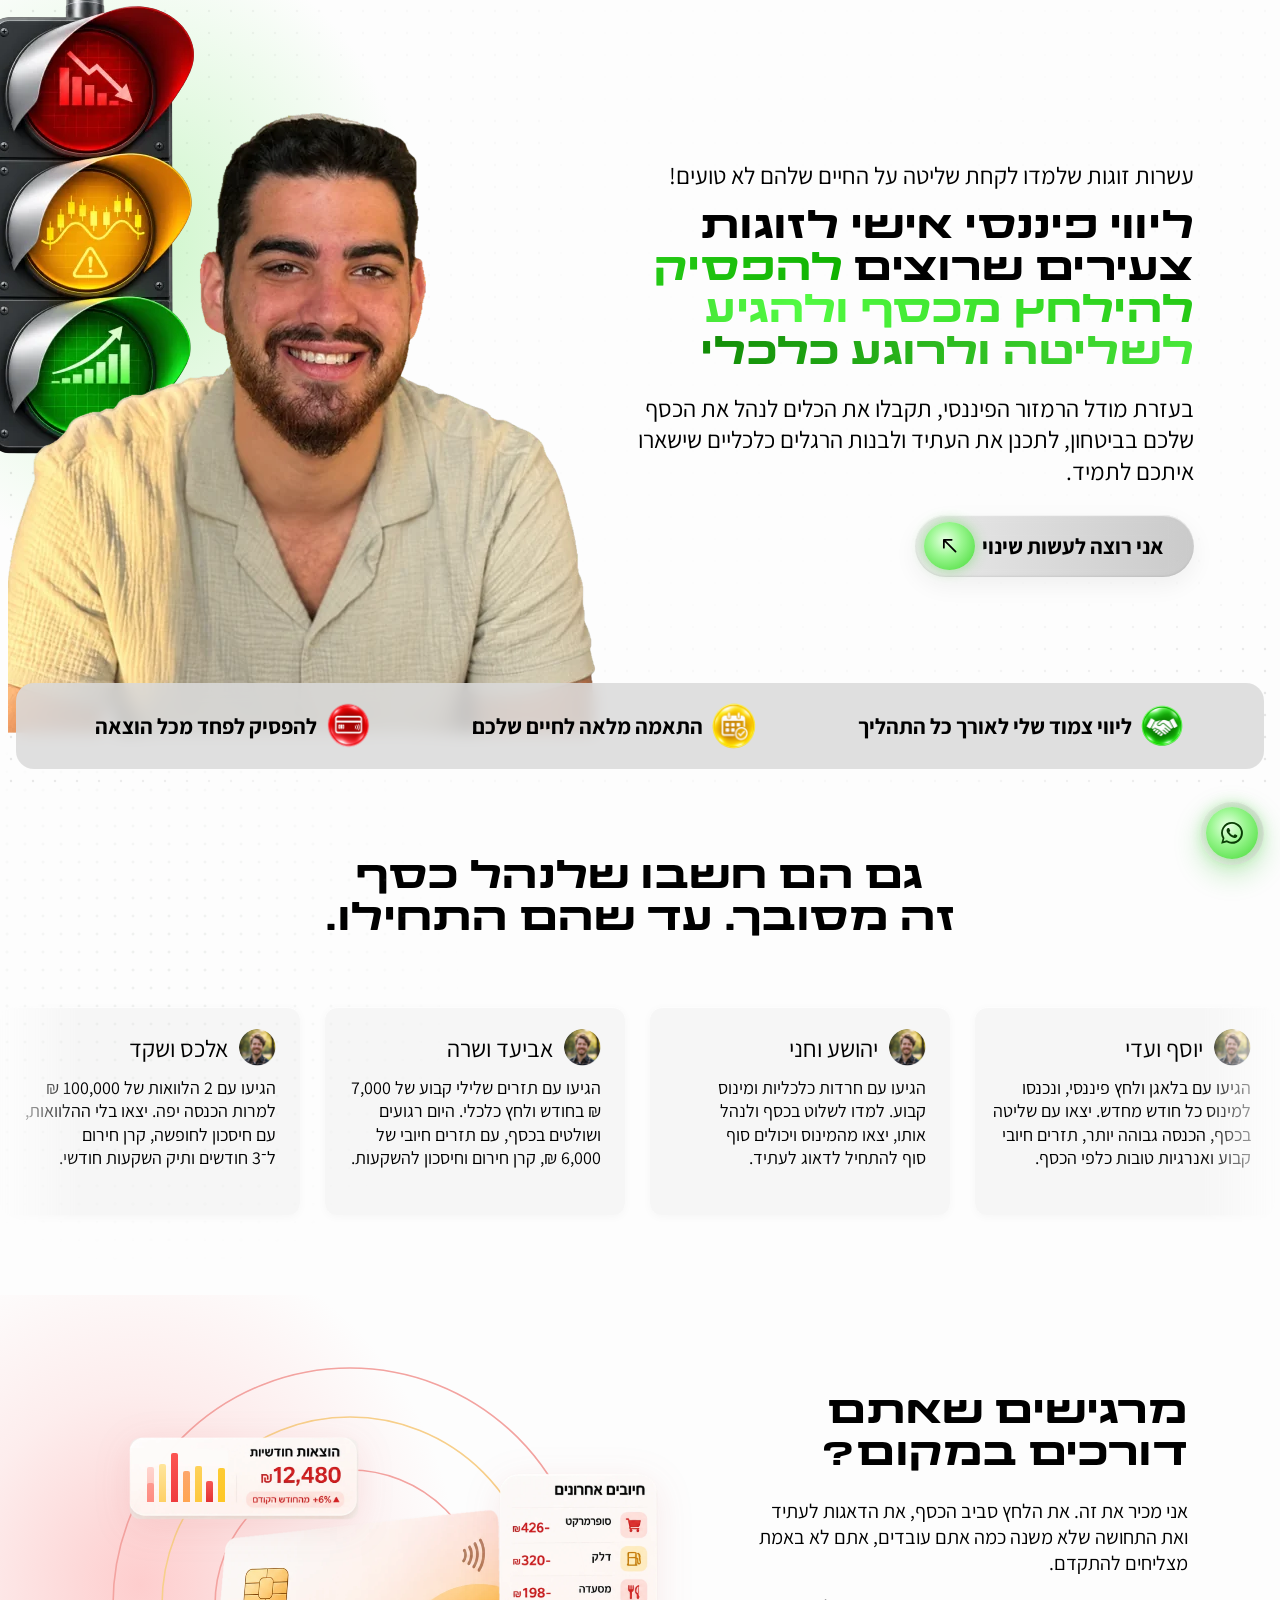
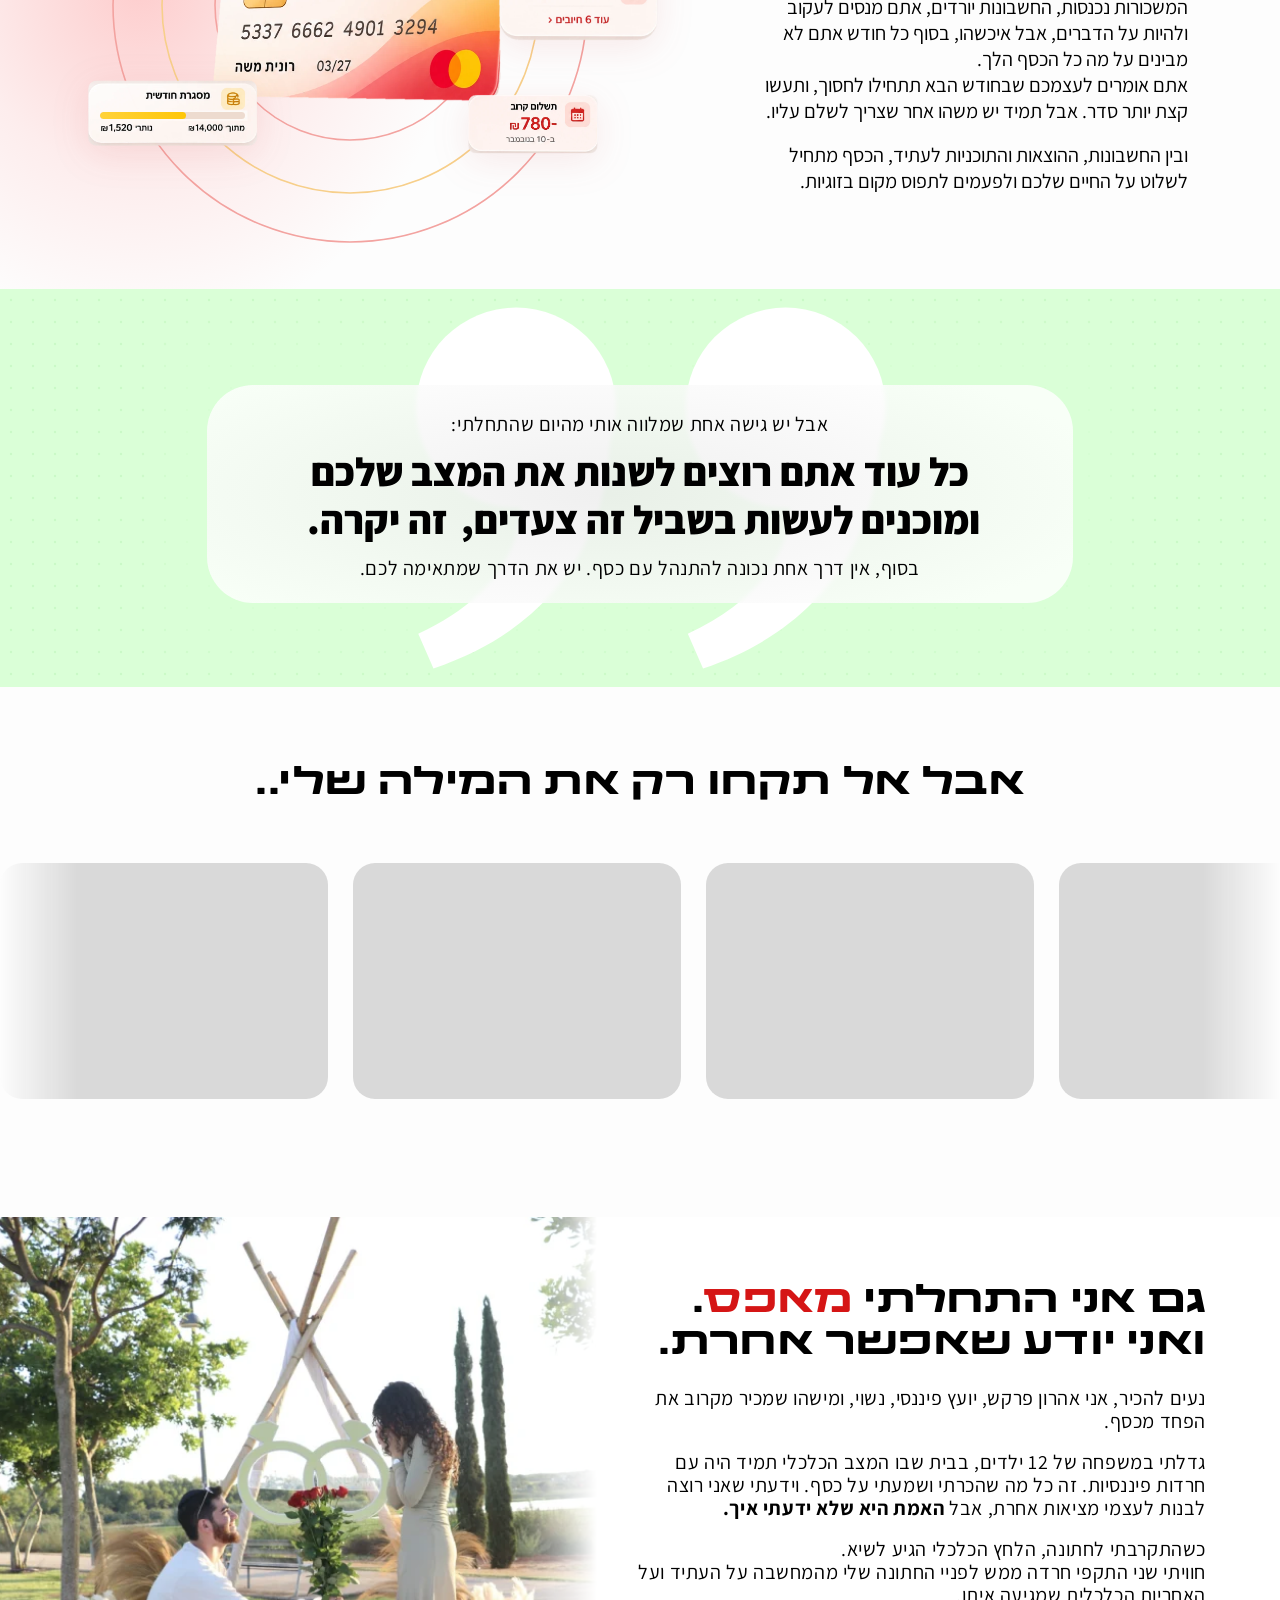
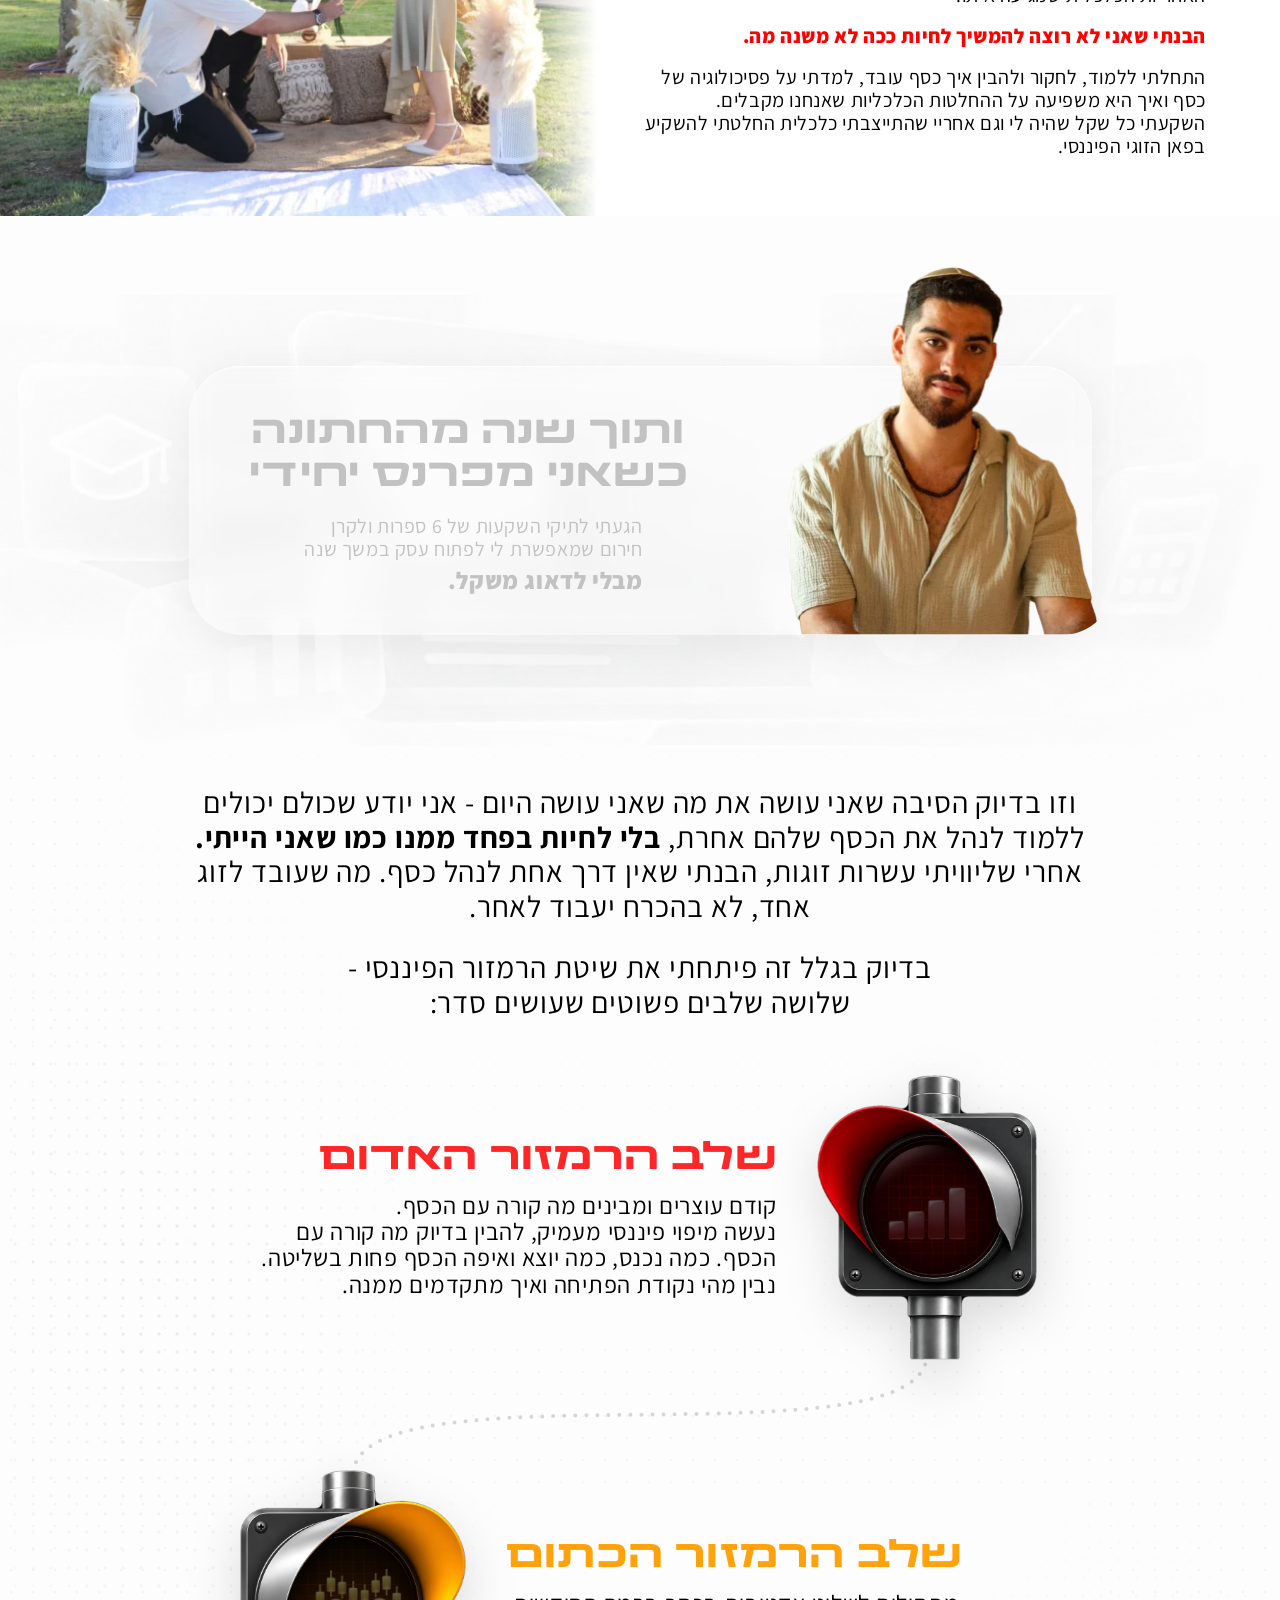
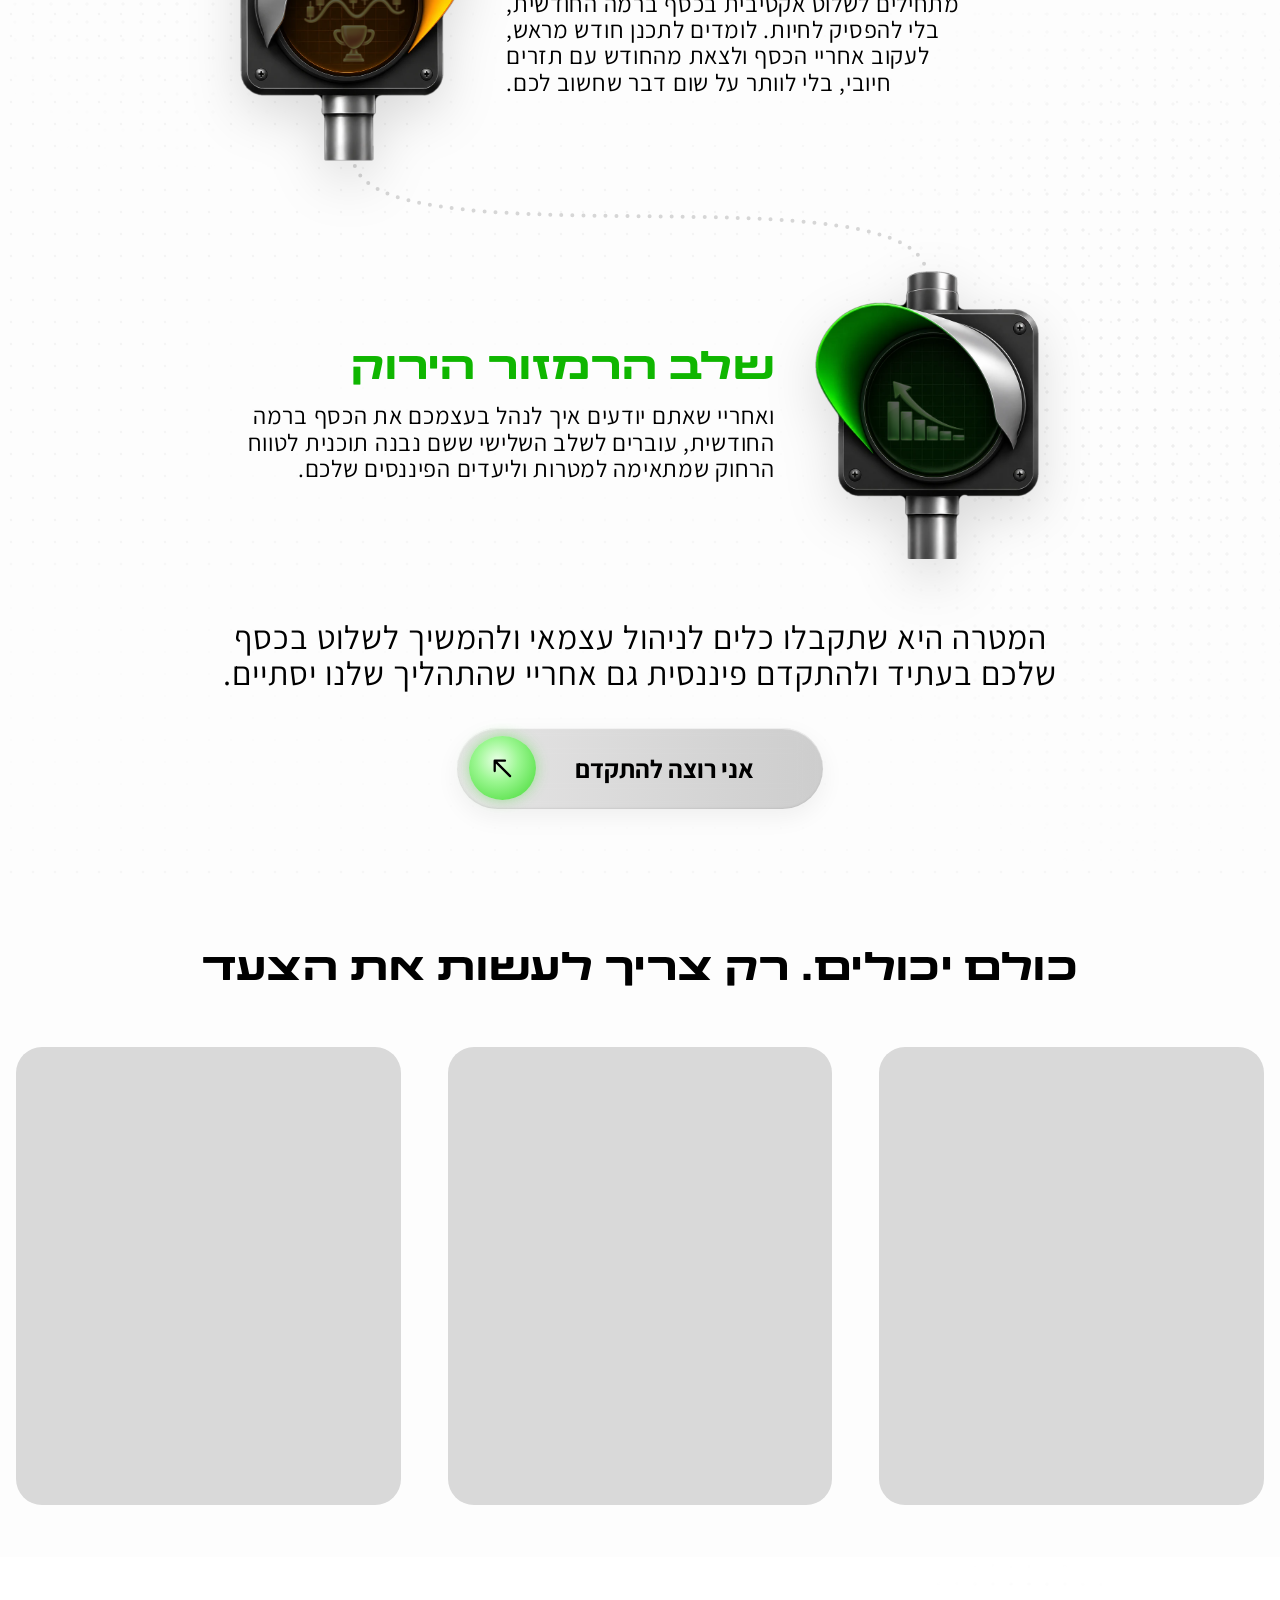
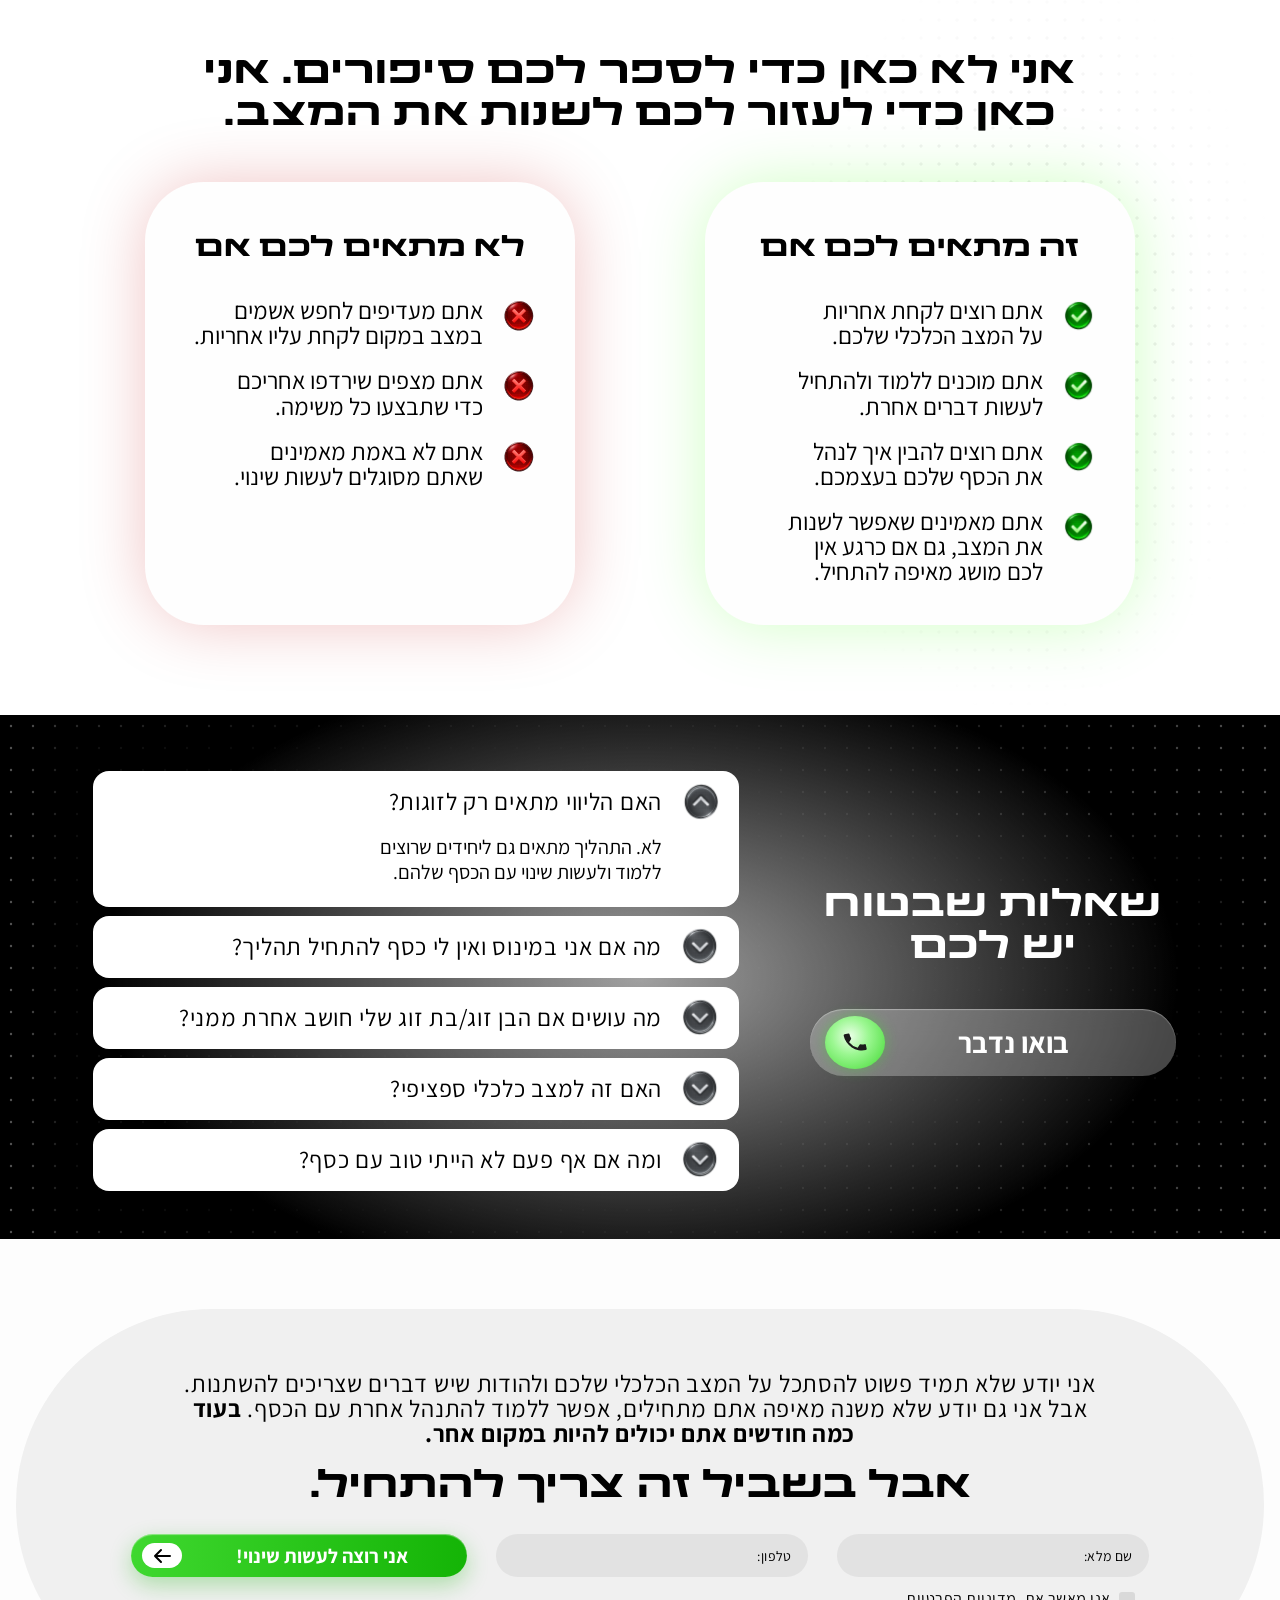
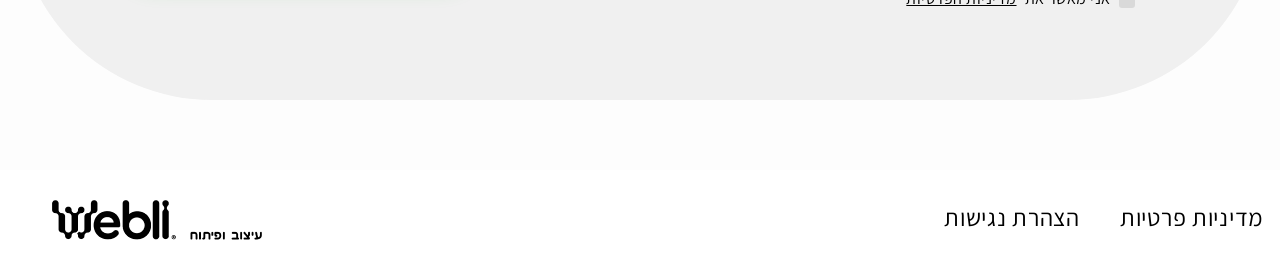
<file: index.html>
<!DOCTYPE html>
<html lang="he" dir="rtl">
<head>
<meta charset="utf-8">
<meta name="viewport" content="width=device-width, initial-scale=1">
<title>אהרון פרקש | ליווי פיננסי לזוגות</title>
<meta name="description" content="ליווי פיננסי אישי לזוגות צעירים שרוצים להפסיק להילחץ מכסף ולהגיע לשליטה ולרוגע כלכלי, בעזרת מודל הרמזור הפיננסי.">
<link rel="preconnect" href="https://fonts.googleapis.com">
<link rel="preconnect" href="https://fonts.gstatic.com" crossorigin>
<link href="https://fonts.googleapis.com/css2?family=Assistant:wght@400;700;800&family=Abhaya+Libre&display=swap" rel="stylesheet">
<link rel="preload" href="fonts/telaviv-brutalist-bold.otf" as="font" type="font/otf" crossorigin>
<link rel="stylesheet" href="styles.css">
</head>
<body>

<!-- ============ הירו ============ -->
<header class="hero" id="top">
  <canvas class="dots" aria-hidden="true" data-dots="hero"></canvas>
  <div class="hero__grid">
    <div class="hero__text">
      <p class="eyebrow">עשרות זוגות שלמדו לקחת שליטה על החיים שלהם לא טועים!</p>
      <h1 class="h1">ליווי פיננסי אישי לזוגות צעירים שרוצים <span class="grad-green">להפסיק להילחץ מכסף ולהגיע לשליטה ולרוגע כלכלי</span></h1>
      <p class="hero__lead">בעזרת מודל הרמזור הפיננסי, תקבלו את הכלים לנהל את הכסף שלכם בביטחון, לתכנן את העתיד ולבנות הרגלים כלכליים שישארו איתכם לתמיד.</p>
      <a class="cta" href="#contact"><span class="cta__text">אני רוצה לעשות שינוי</span><span class="cta__icon" aria-hidden="true"><svg viewBox="0 0 24 24"><path d="M18 18 6.5 6.5M6 14V6h8"/></svg></span></a>
    </div>
    <div class="hero__visual">
      <div class="traffic" aria-hidden="true">
        <img class="traffic__base" src="assets/traffic-hero.webp" alt="" width="338" height="516">
        <img class="traffic__lamp traffic__lamp--r" src="assets/traffic-hero.webp" alt="" width="338" height="516">
        <img class="traffic__lamp traffic__lamp--o" src="assets/traffic-hero.webp" alt="" width="338" height="516">
        <img class="traffic__lamp traffic__lamp--g" src="assets/traffic-hero.webp" alt="" width="338" height="516">
      </div>
      <img class="hero__photo" src="assets/aharon-hero.webp" alt="אהרון פרקש, יועץ פיננסי" width="592" height="733">
    </div>
  </div>
  <ul class="benefits">
    <li><img src="assets/ic-support.png" alt="" width="45" height="44">ליווי צמוד שלי לאורך כל התהליך</li>
    <li><img src="assets/ic-fit.png" alt="" width="45" height="48">התאמה מלאה לחיים שלכם</li>
    <li><img src="assets/ic-card.png" alt="" width="49" height="55">להפסיק לפחד מכל הוצאה</li>
  </ul>
</header>

<main>
<!-- ============ המלצות קצרות ============ -->
<section class="reviews" aria-labelledby="reviews-title">
  <h2 class="h2 center" id="reviews-title">גם הם חשבו שלנהל כסף זה מסובך. עד שהם התחילו.</h2>
  <div class="marquee" data-marquee>
    <div class="marquee__track">
      <article class="review"><header><h3>אלכס ושקד</h3><img src="assets/avatar.png" alt="" width="37" height="37"></header><p>הגיעו עם 2 הלוואות של 100,000 ₪ למרות הכנסה יפה. יצאו בלי ההלוואות, עם חיסכון לחופשה, קרן חירום ל־3 חודשים ותיק השקעות חודשי.</p></article>
      <article class="review"><header><h3>אביעד ושרה</h3><img src="assets/avatar.png" alt="" width="37" height="37"></header><p>הגיעו עם תזרים שלילי קבוע של 7,000 ₪ בחודש ולחץ כלכלי. היום רגועים ושולטים בכסף, עם תזרים חיובי של 6,000 ₪, קרן חירום וחיסכון להשקעות.</p></article>
      <article class="review"><header><h3>יהושע וחני</h3><img src="assets/avatar.png" alt="" width="37" height="37"></header><p>הגיעו עם חרדות כלכליות ומינוס קבוע. למדו לשלוט בכסף ולנהל אותו, יצאו מהמינוס ויכולים סוף סוף להתחיל לדאוג לעתיד.</p></article>
      <article class="review"><header><h3>יוסף ועדי</h3><img src="assets/avatar.png" alt="" width="37" height="37"></header><p>הגיעו עם בלאגן ולחץ פיננסי, ונכנסו למינוס כל חודש מחדש. יצאו עם שליטה בכסף, הכנסה גבוהה יותר, תזרים חיובי קבוע ואנרגיות טובות כלפי הכסף.</p></article>
      <article class="review"><header><h3>איציק ושירה</h3><img src="assets/avatar.png" alt="" width="37" height="37"></header><p>הגיעו עם תזרים שלילי קבוע של 23,000 ₪ והרבה בלאגן פיננסי. למדו לנהל את הכסף ויצאו עם תזרים חיובי של 8,500 ₪, שמאפשר לחסוך לילדים ולקרן חירום.</p></article>
      <article class="review"><header><h3>אלעד והדר</h3><img src="assets/avatar.png" alt="" width="37" height="37"></header><p>הגיעו עם הרבה חובות ותזרים שלילי קבוע. למדו לנהל את הכסף, סוגרים את החובות, ומתקדמים היום ב־5,000 ₪ כל חודש.</p></article>
    </div>
  </div>
</section>

<!-- ============ דורכים במקום ============ -->
<section class="stuck" aria-labelledby="stuck-title">
  <div class="stuck__grid">
    <div class="stuck__text">
      <h2 class="h2" id="stuck-title">מרגישים שאתם דורכים במקום?</h2>
      <p>אני מכיר את זה. את הלחץ סביב הכסף, את הדאגות לעתיד ואת התחושה שלא משנה כמה אתם עובדים, אתם לא באמת מצליחים להתקדם.</p>
      <p>המשכורות נכנסות, החשבונות יורדים, אתם מנסים לעקוב ולהיות על הדברים, אבל איכשהו, בסוף כל חודש אתם לא מבינים על מה כל הכסף הלך.<br>אתם אומרים לעצמכם שבחודש הבא תתחילו לחסוך, ותעשו קצת יותר סדר. אבל תמיד יש משהו אחר שצריך לשלם עליו.</p>
      <p>ובין החשבונות, ההוצאות והתוכניות לעתיד, הכסף מתחיל לשלוט על החיים שלכם ולפעמים לתפוס מקום בזוגיות.</p>
    </div>
    <div class="stuck__visual dash" aria-hidden="true">
      <svg class="dash__rings" viewBox="0 0 732 494"><circle cx="344" cy="250" r="237" stroke="#f3a3a0"/><circle cx="344" cy="250" r="188" stroke="#f7cf8a"/><circle cx="344" cy="250" r="135" stroke="#f3a3a0"/></svg>
      <img class="orbit orbit--wallet" src="assets/ic-wallet.png" alt="" data-r="237" data-a="-90" data-dir="1">
      <img class="orbit orbit--trend" src="assets/ic-trend.png" alt="" data-r="188" data-a="65" data-dir="-1">
      <div class="dp dp--card"><img src="assets/d-card.webp" alt="" width="756" height="429"></div>
      <div class="dp dp--expenses"><img src="assets/d-expenses.webp" alt=""><div class="dash-bars"><i style="--x:170;--t:160;--a:#ffd3cd;--b:#ffbdb5;--d:3.6s"></i><i style="--x:170;--t:206;--a:#fe998f;--b:#fe8b81;--d:3.6s"></i><i style="--x:206;--t:150;--a:#fee59c;--b:#fed065;--d:4.1s"></i><i style="--x:242;--t:117;--a:#fc5552;--b:#ef3c3f;--d:3.2s"></i><i style="--x:277;--t:171;--a:#fda66a;--b:#ffa551;--d:4.4s"></i><i style="--x:312;--t:156;--a:#fed25a;--b:#fec83d;--d:3.8s"></i><i style="--x:346;--t:200;--a:#f65753;--b:#e33234;--d:4.6s"></i><i style="--x:380;--t:162;--a:#fdcb34;--b:#fec725;--d:3.4s"></i></div></div>
      <div class="dp dp--charges"><img src="assets/d-charges.webp" alt=""></div>
      <div class="dp dp--budget"><img src="assets/d-budget.webp" alt=""><div class="dash-budget"><span></span></div></div>
      <div class="dp dp--payment"><img src="assets/d-payment.webp" alt=""></div>
    </div>
  </div>
</section>

<!-- ============ הגישה שלי ============ -->
<section class="approach" aria-labelledby="approach-title">
  <canvas class="dots" aria-hidden="true" data-dots="green"></canvas>
  <svg class="approach__quote" viewBox="0 0 230 170" aria-hidden="true"><g><circle cx="48" cy="122" r="46"/><path d="M5 116C3 62 32 20 86 2l7 16C58 34 45 58 46 80Z"/></g><g transform="translate(124 0)"><circle cx="48" cy="122" r="46"/><path d="M5 116C3 62 32 20 86 2l7 16C58 34 45 58 46 80Z"/></g></svg>
  <div class="approach__box">
    <p class="approach__lead">אבל יש גישה אחת שמלווה אותי מהיום שהתחלתי:</p>
    <h2 class="approach__title" id="approach-title">כל עוד אתם רוצים לשנות את המצב שלכם ומוכנים לעשות בשביל זה צעדים, <span class="marker">זה יקרה.</span></h2>
    <p class="approach__end">בסוף, אין דרך אחת נכונה להתנהל עם כסף. יש את הדרך שמתאימה לכם.</p>
  </div>
</section>

<!-- ============ המלצות | צילומי מסך ============ -->
<section class="proof" aria-labelledby="proof-title">
  <h2 class="h2 center" id="proof-title">אבל אל תקחו רק את המילה שלי..</h2>
  <div class="marquee marquee--rev" data-marquee>
    <div class="marquee__track">
      <div class="shot" role="img" aria-label="צילום מסך של המלצה"></div>
      <div class="shot" role="img" aria-label="צילום מסך של המלצה"></div>
      <div class="shot" role="img" aria-label="צילום מסך של המלצה"></div>
      <div class="shot" role="img" aria-label="צילום מסך של המלצה"></div>
      <div class="shot" role="img" aria-label="צילום מסך של המלצה"></div>
    </div>
  </div>
</section>

<!-- ============ הסיפור שלי ============ -->
<section class="story" aria-labelledby="story-title">
  <div class="story__grid">
    <div class="story__text">
      <h2 class="h2" id="story-title">גם אני התחלתי <span class="red">מאפס</span>. ואני יודע שאפשר אחרת.</h2>
      <p>נעים להכיר, אני אהרון פרקש, יועץ פיננסי, נשוי, ומישהו שמכיר מקרוב את הפחד מכסף.</p>
      <p>גדלתי במשפחה של 12 ילדים, בבית שבו המצב הכלכלי תמיד היה עם חרדות פיננסיות. זה כל מה שהכרתי ושמעתי על כסף. וידעתי שאני רוצה לבנות לעצמי מציאות אחרת, אבל <b>האמת היא שלא ידעתי איך.</b></p>
      <p>כשהתקרבתי לחתונה, הלחץ הכלכלי הגיע לשיא.<br>חוויתי שני התקפי חרדה ממש לפניי החתונה שלי מהמחשבה על העתיד ועל האחריות הכלכלית שמגיעה איתו.</p>
      <p class="story__turn">הבנתי שאני לא רוצה להמשיך לחיות ככה לא משנה מה.</p>
      <p>התחלתי ללמוד, לחקור ולהבין איך כסף עובד, למדתי על פסיכולוגיה של כסף ואיך היא משפיעה על ההחלטות הכלכליות שאנחנו מקבלים.<br>השקעתי כל שקל שהיה לי וגם אחריי שהתייצבתי כלכלית החלטתי להשקיע בפאן הזוגי הפיננסי.</p>
    </div>
    <img class="story__photo" src="assets/story.webp" alt="אהרון מציע נישואין בגן, עם זר ורדים אדומים" width="596" height="587" loading="lazy">
  </div>
</section>

<!-- ============ ההישגים שלי ============ -->
<section class="wins" aria-labelledby="wins-title">
  <img class="wins__bg" src="assets/collage.webp" alt="" width="1440" height="489" loading="lazy" aria-hidden="true">
  <div class="wins__card">
    <img class="wins__photo" src="assets/aharon-2.webp" alt="אהרון פרקש" width="344" height="417" loading="lazy">
    <div class="wins__body">
      <h2 class="wins__title wave" id="wins-title">ותוך שנה מהחתונה כשאני מפרנס יחידי</h2>
      <p class="wave">הגעתי לתיקי השקעות של 6 ספרות ולקרן חירום שמאפשרת לי לפתוח עסק במשך שנה</p>
      <p class="wave wins__strong">מבלי לדאוג משקל.</p>
    </div>
  </div>
</section>

<!-- ============ שיטת הרמזור ============ -->
<section class="method" aria-labelledby="method-title">
  <canvas class="dots" aria-hidden="true" data-dots="gray"></canvas>
  <div class="wrap method__intro">
    <p>וזו בדיוק הסיבה שאני עושה את מה שאני עושה היום - אני יודע שכולם יכולים ללמוד לנהל את הכסף שלהם אחרת, <b>בלי לחיות בפחד ממנו כמו שאני הייתי.</b><br>אחרי שליוויתי עשרות זוגות, הבנתי שאין דרך אחת לנהל כסף. מה שעובד לזוג אחד, לא בהכרח יעבוד לאחר.</p>
    <h2 id="method-title">בדיוק בגלל זה פיתחתי את שיטת הרמזור הפיננסי -<br>שלושה שלבים פשוטים שעושים סדר:</h2>
  </div>
  <ol class="steps wrap">
    <svg class="path" aria-hidden="true"><defs></defs></svg>
    <li class="step step--red">
      <div class="light light--red" aria-hidden="true"><img class="light__off" src="assets/red-off.webp" alt=""><img class="light__icon light__icon--a" src="assets/red-icon.webp" alt=""><img class="light__glow" src="assets/red-glow.webp" alt=""></div>
      <div class="step__text"><h3>שלב הרמזור האדום</h3><p>קודם עוצרים ומבינים מה קורה עם הכסף.<br>נעשה מיפוי פיננסי מעמיק, להבין בדיוק מה קורה עם הכסף. כמה נכנס, כמה יוצא ואיפה הכסף פחות בשליטה. נבין מהי נקודת הפתיחה ואיך מתקדמים ממנה.</p></div>
    </li>
    <li class="step step--orange step--alt">
      <div class="light light--orange" aria-hidden="true"><img class="light__off" src="assets/orange-off.webp" alt=""><img class="light__icon light__icon--a" src="assets/orange-chart.webp" alt=""><img class="light__icon light__icon--b" src="assets/orange-trophy.webp" alt=""><img class="light__glow" src="assets/orange-glow.webp" alt=""></div>
      <div class="step__text"><h3>שלב הרמזור הכתום</h3><p>מתחילים לשלוט אקטיבית בכסף ברמה החודשית, בלי להפסיק לחיות. לומדים לתכנן חודש מראש, לעקוב אחריי הכסף ולצאת מהחודש עם תזרים חיובי, בלי לוותר על שום דבר שחשוב לכם.</p></div>
    </li>
    <li class="step step--green">
      <div class="light light--green" aria-hidden="true"><img class="light__off" src="assets/green-off.webp" alt=""><img class="light__icon light__icon--a" src="assets/green-icon.webp" alt=""><img class="light__glow" src="assets/green-glow.webp" alt=""></div>
      <div class="step__text"><h3>שלב הרמזור הירוק</h3><p>ואחריי שאתם יודעים איך לנהל בעצמכם את הכסף ברמה החודשית, עוברים לשלב השלישי ששם נבנה תוכנית לטווח הרחוק שמתאימה למטרות וליעדים הפיננסים שלכם.</p></div>
    </li>
  </ol>
  <div class="wrap method__end">
    <p>המטרה היא שתקבלו כלים לניהול עצמאי ולהמשיך לשלוט בכסף שלכם בעתיד ולהתקדם פיננסית גם אחריי שהתהליך שלנו יסתיים.</p>
    <a class="cta cta--lg" href="#contact"><span class="cta__text">אני רוצה להתקדם</span><span class="cta__icon" aria-hidden="true"><svg viewBox="0 0 24 24"><path d="M18 18 6.5 6.5M6 14V6h8"/></svg></span></a>
  </div>
</section>

<!-- ============ כולם יכולים ============ -->
<section class="everyone" aria-labelledby="everyone-title">
  <h2 class="h2 center" id="everyone-title">כולם יכולים. רק צריך לעשות את הצעד</h2>
  <div class="boxes wrap">
    <div class="box" role="img" aria-label="תוכן יתווסף"></div>
    <div class="box" role="img" aria-label="תוכן יתווסף"></div>
    <div class="box" role="img" aria-label="תוכן יתווסף"></div>
  </div>
</section>

<!-- ============ למי זה מתאים ============ -->
<section class="fit" aria-labelledby="fit-title">
  <span class="fit__dots" aria-hidden="true"></span>
  <h2 class="h2 center" id="fit-title">אני לא כאן כדי לספר לכם סיפורים. אני כאן כדי לעזור לכם לשנות את המצב.</h2>
  <div class="fit__cards wrap">
    <div class="fit-card fit-card--yes">
      <h3>זה מתאים לכם אם</h3>
      <ul>
        <li><img src="assets/ic-check.png" alt="" width="36" height="36">אתם רוצים לקחת אחריות על המצב הכלכלי שלכם.</li>
        <li><img src="assets/ic-check.png" alt="" width="36" height="36">אתם מוכנים ללמוד ולהתחיל לעשות דברים אחרת.</li>
        <li><img src="assets/ic-check.png" alt="" width="36" height="36">אתם רוצים להבין איך לנהל את הכסף שלכם בעצמכם.</li>
        <li><img src="assets/ic-check.png" alt="" width="36" height="36">אתם מאמינים שאפשר לשנות את המצב, גם אם כרגע אין לכם מושג מאיפה להתחיל.</li>
      </ul>
    </div>
    <div class="fit-card fit-card--no">
      <h3>לא מתאים לכם אם</h3>
      <ul>
        <li><img src="assets/ic-x.png" alt="" width="36" height="36">אתם מעדיפים לחפש אשמים במצב במקום לקחת עליו אחריות.</li>
        <li><img src="assets/ic-x.png" alt="" width="36" height="36">אתם מצפים שירדפו אחריכם כדי שתבצעו כל משימה.</li>
        <li><img src="assets/ic-x.png" alt="" width="36" height="36">אתם לא באמת מאמינים שאתם מסוגלים לעשות שינוי.</li>
      </ul>
    </div>
  </div>
</section>

<!-- ============ שאלות נפוצות ============ -->
<section class="faq" aria-labelledby="faq-title">
  <canvas class="dots" aria-hidden="true" data-dots="white"></canvas>
  <div class="faq__grid wrap">
    <div class="faq__side">
      <h2 class="h2" id="faq-title">שאלות שבטוח <br>יש לכם</h2>
      <a class="cta cta--phone" href="#contact"><span class="cta__text">בואו נדבר</span><span class="cta__icon" aria-hidden="true"><svg viewBox="0 0 24 24"><path d="M6.6 10.8a15.1 15.1 0 0 0 6.6 6.6l2.2-2.2a1 1 0 0 1 1-.25 11.4 11.4 0 0 0 3.6.57 1 1 0 0 1 1 1V20a1 1 0 0 1-1 1A17 17 0 0 1 3 4a1 1 0 0 1 1-1h3.5a1 1 0 0 1 1 1c0 1.25.2 2.45.57 3.57a1 1 0 0 1-.25 1z"/></svg></span></a>
    </div>
    <div class="faq__list">
      <details open><summary><h3>האם הליווי מתאים רק לזוגות?</h3></summary><div class="faq__a"><p>לא. התהליך מתאים גם ליחידים שרוצים ללמוד ולעשות שינוי עם הכסף שלהם.</p></div></details>
      <details><summary><h3>מה אם אני במינוס ואין לי כסף להתחיל תהליך?</h3></summary><div class="faq__a"><p>זו בדיוק הסיבה שבגללה אתם צריכים תהליך, ואפשר למצוא פתרון טכני זמני כזה או אחר.</p></div></details>
      <details><summary><h3>מה עושים אם הבן זוג/בת זוג שלי חושב אחרת ממני?</h3></summary><div class="faq__a"><p>אי אפשר לעשות תהליך כשרק צד אחד רוצה אבל במידה ושניכם רוצים שינוי, בתהליך לומדים לגשר על פערים זוגיים ולנהל את הכסף ביחד בלי שצד אחד צודק או טועה.</p></div></details>
      <details><summary><h3>האם זה למצב כלכלי ספציפי?</h3></summary><div class="faq__a"><p>לא. מודל הרמזור מתאים למי שמגיע עם מינוס של 100 שקלים וגם לפלוס של 100 אלף.</p></div></details>
      <details><summary><h3>ומה אם אף פעם לא הייתי טוב עם כסף?</h3></summary><div class="faq__a"><p>בדיוק בשביל זה הליווי נועד. אתם לא צריכים להגיע עם ידע קודם או להבין בכל מושג פיננסי. נתחיל מלהבין מה קורה אצלכם היום, ומשם נלמד איך להתנהל אחרת.</p></div></details>
    </div>
  </div>
</section>

<!-- ============ טופס יצירת קשר ============ -->
<section class="contact" id="contact" aria-labelledby="contact-title">
  <div class="contact__card">
    <p class="contact__lead">אני יודע שלא תמיד פשוט להסתכל על המצב הכלכלי שלכם ולהודות שיש דברים שצריכים להשתנות. אבל אני גם יודע שלא משנה מאיפה אתם מתחילים, אפשר ללמוד להתנהל אחרת עם הכסף. <b>בעוד כמה חודשים אתם יכולים להיות במקום אחר.</b></p>
    <h2 class="h2 center" id="contact-title">אבל בשביל זה צריך להתחיל.</h2>
    <form class="form" novalidate>
      <div class="form__grid">
        <label class="field field--name"><span class="sr-only">שם מלא</span><input name="name" type="text" autocomplete="name" placeholder="שם מלא:" required></label>
        <label class="check"><input type="checkbox" name="privacy" required><span class="check__box" aria-hidden="true"></span>אני מאשר את <a href="privacy.html" target="_blank" rel="noopener">מדיניות הפרטיות</a></label>
        <label class="field field--phone"><span class="sr-only">טלפון</span><input name="phone" type="tel" dir="rtl" inputmode="tel" autocomplete="tel" placeholder="טלפון:" required></label>
        <button class="cta cta--form" type="submit"><span class="cta__text">אני רוצה לעשות שינוי!</span><span class="cta__icon" aria-hidden="true"><svg viewBox="0 0 24 24"><path d="M20 12H5m6-6-6 6 6 6"/></svg></span></button>
      </div>
      <input type="checkbox" name="botcheck" class="sr-only" tabindex="-1" autocomplete="off" aria-hidden="true">
      <p class="form__msg" role="status" aria-live="polite"></p>
    </form>
  </div>
</section>
</main>

<footer class="footer">
  <nav class="footer__links" aria-label="קישורים משפטיים">
    <a href="privacy.html">מדיניות פרטיות</a>
    <a href="accessibility.html">הצהרת נגישות</a>
  </nav>
  <img class="footer__credit" src="assets/footer-credit.png" alt="Webli עיצוב ופיתוח" width="286" height="83">
</footer>

<a class="wa-float" href="https://api.whatsapp.com/send?phone=972528277061&amp;text=%D7%94%D7%99%D7%99+%D7%90%D7%94%D7%A8%D7%95%D7%9F%2C+%D7%90%D7%A9%D7%9E%D7%97+%D7%A9%D7%A0%D7%AA%D7%90%D7%9D+%D7%A9%D7%99%D7%97%D7%94" target="_blank" rel="noopener" aria-label="שליחת הודעה בוואטסאפ (נפתח בחלון חדש)">
  <span class="wa-float__icon" aria-hidden="true"><svg viewBox="0 0 32 32"><path d="M16 3.5A12.4 12.4 0 0 0 5.3 22.2L3.6 28.4l6.4-1.7A12.4 12.4 0 1 0 16 3.5Zm0 22.6c-1.9 0-3.8-.5-5.4-1.5l-.4-.2-3.8 1 1-3.7-.2-.4A10.3 10.3 0 1 1 16 26.1Zm5.7-7.7c-.3-.2-1.8-.9-2.1-1s-.5-.2-.7.2-.8 1-1 1.2-.4.2-.7 0a8.4 8.4 0 0 1-4.2-3.6c-.3-.5.3-.5.9-1.6.1-.2 0-.4 0-.5l-1-2.3c-.2-.6-.5-.5-.7-.5h-.6a1.1 1.1 0 0 0-.8.4 3.4 3.4 0 0 0-1 2.5 5.9 5.9 0 0 0 1.2 3.1 13.5 13.5 0 0 0 5.2 4.6c1.9.8 2.7.9 3.6.7a3.1 3.1 0 0 0 2-1.4 2.5 2.5 0 0 0 .2-1.4c-.1-.2-.3-.3-.6-.4Z"/></svg></span>
  <span class="wa-float__text">דברו איתי בוואטסאפ</span>
</a>
<script src="main.js"></script>
</body>
</html>
</file>
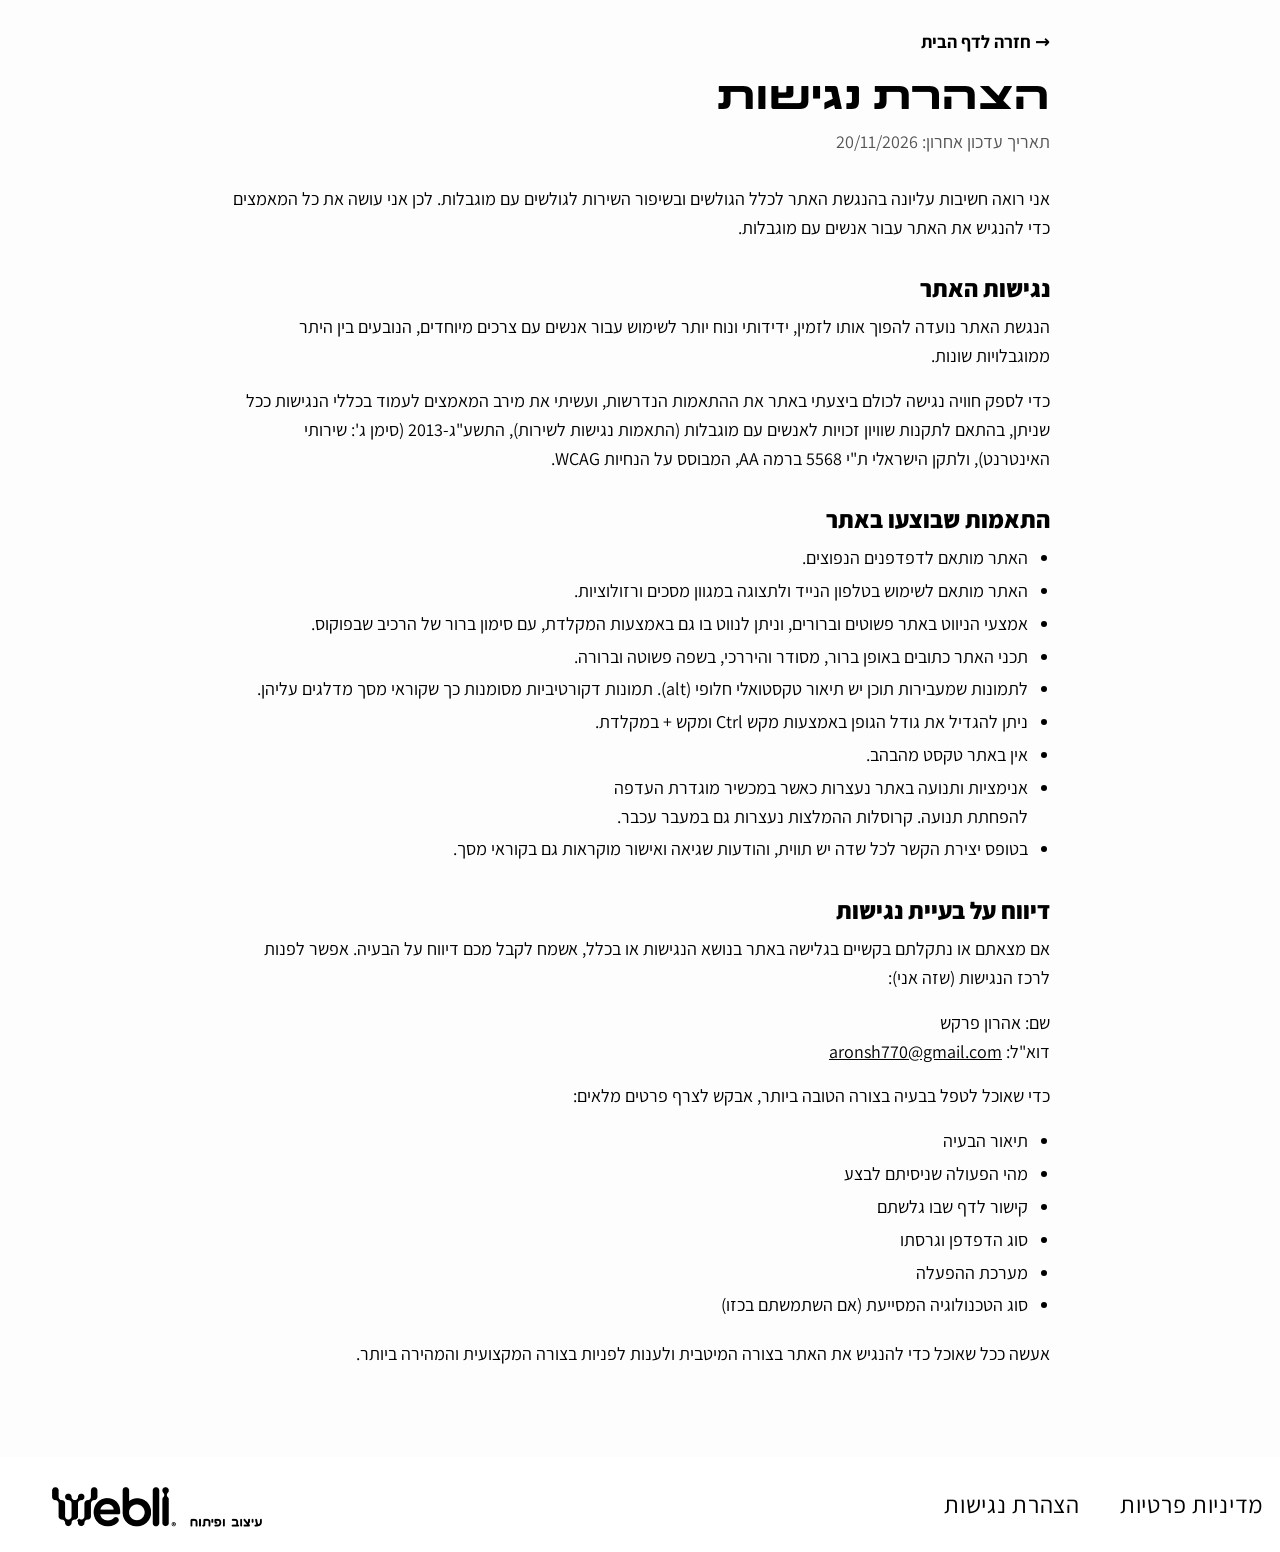
<file: accessibility.html>
<!DOCTYPE html>
<html lang="he" dir="rtl">
<head>
<meta charset="utf-8">
<meta name="viewport" content="width=device-width, initial-scale=1">
<title>הצהרת נגישות | אהרון פרקש</title>
<link rel="preconnect" href="https://fonts.googleapis.com">
<link rel="preconnect" href="https://fonts.gstatic.com" crossorigin>
<link href="https://fonts.googleapis.com/css2?family=Assistant:wght@400;700;800&display=swap" rel="stylesheet">
<link rel="preload" href="fonts/telaviv-brutalist-bold.otf" as="font" type="font/otf" crossorigin>
<link rel="stylesheet" href="styles.css">
</head>
<body class="legal-page">
<header class="legal-top"><a class="legal-back" href="index.html">→ חזרה לדף הבית</a></header>
<main class="legal">
<h1 class="h1">הצהרת נגישות</h1>
<p class="legal-date">תאריך עדכון אחרון: 20/11/2026</p>

<p>אני רואה חשיבות עליונה בהנגשת האתר לכלל הגולשים ובשיפור השירות לגולשים עם מוגבלות. לכן אני עושה את כל המאמצים כדי להנגיש את האתר עבור אנשים עם מוגבלות.</p>

<h2>נגישות האתר</h2>
<p>הנגשת האתר נועדה להפוך אותו לזמין, ידידותי ונוח יותר לשימוש עבור אנשים עם צרכים מיוחדים, הנובעים בין היתר ממוגבלויות שונות.</p>
<p>כדי לספק חוויה נגישה לכולם ביצעתי באתר את ההתאמות הנדרשות, ועשיתי את מירב המאמצים לעמוד בכללי הנגישות ככל שניתן, בהתאם לתקנות שוויון זכויות לאנשים עם מוגבלות (התאמות נגישות לשירות), התשע"ג-2013 (סימן ג': שירותי האינטרנט), ולתקן הישראלי ת"י 5568 ברמה AA, המבוסס על הנחיות WCAG.</p>

<h2>התאמות שבוצעו באתר</h2>
<ul>
  <li>האתר מותאם לדפדפנים הנפוצים.</li>
  <li>האתר מותאם לשימוש בטלפון הנייד ולתצוגה במגוון מסכים ורזולוציות.</li>
  <li>אמצעי הניווט באתר פשוטים וברורים, וניתן לנווט בו גם באמצעות המקלדת, עם סימון ברור של הרכיב שבפוקוס.</li>
  <li>תכני האתר כתובים באופן ברור, מסודר והיררכי, בשפה פשוטה וברורה.</li>
  <li>לתמונות שמעבירות תוכן יש תיאור טקסטואלי חלופי (alt). תמונות דקורטיביות מסומנות כך שקוראי מסך מדלגים עליהן.</li>
  <li>ניתן להגדיל את גודל הגופן באמצעות מקש Ctrl ומקש + במקלדת.</li>
  <li>אין באתר טקסט מהבהב.</li>
  <li>אנימציות ותנועה באתר נעצרות כאשר במכשיר מוגדרת העדפה להפחתת תנועה. קרוסלות ההמלצות נעצרות גם במעבר עכבר.</li>
  <li>בטופס יצירת הקשר לכל שדה יש תווית, והודעות שגיאה ואישור מוקראות גם בקוראי מסך.</li>
</ul>

<h2>דיווח על בעיית נגישות</h2>
<p>אם מצאתם או נתקלתם בקשיים בגלישה באתר בנושא הנגישות או בכלל, אשמח לקבל מכם דיווח על הבעיה. אפשר לפנות לרכז הנגישות (שזה אני):</p>
<p>שם: אהרון פרקש<br>דוא"ל: <a href="mailto:aronsh770@gmail.com">aronsh770@gmail.com</a></p>
<p>כדי שאוכל לטפל בבעיה בצורה הטובה ביותר, אבקש לצרף פרטים מלאים:</p>
<ul>
  <li>תיאור הבעיה</li>
  <li>מהי הפעולה שניסיתם לבצע</li>
  <li>קישור לדף שבו גלשתם</li>
  <li>סוג הדפדפן וגרסתו</li>
  <li>מערכת ההפעלה</li>
  <li>סוג הטכנולוגיה המסייעת (אם השתמשתם בכזו)</li>
</ul>
<p>אעשה ככל שאוכל כדי להנגיש את האתר בצורה המיטבית ולענות לפניות בצורה המקצועית והמהירה ביותר.</p>
</main>
<footer class="footer">
  <nav class="footer__links" aria-label="קישורים משפטיים">
    <a href="privacy.html">מדיניות פרטיות</a>
    <a href="accessibility.html">הצהרת נגישות</a>
  </nav>
  <img class="footer__credit" src="assets/footer-credit.png" alt="Webli עיצוב ופיתוח" width="286" height="83">
</footer>
</body>
</html>
</file>
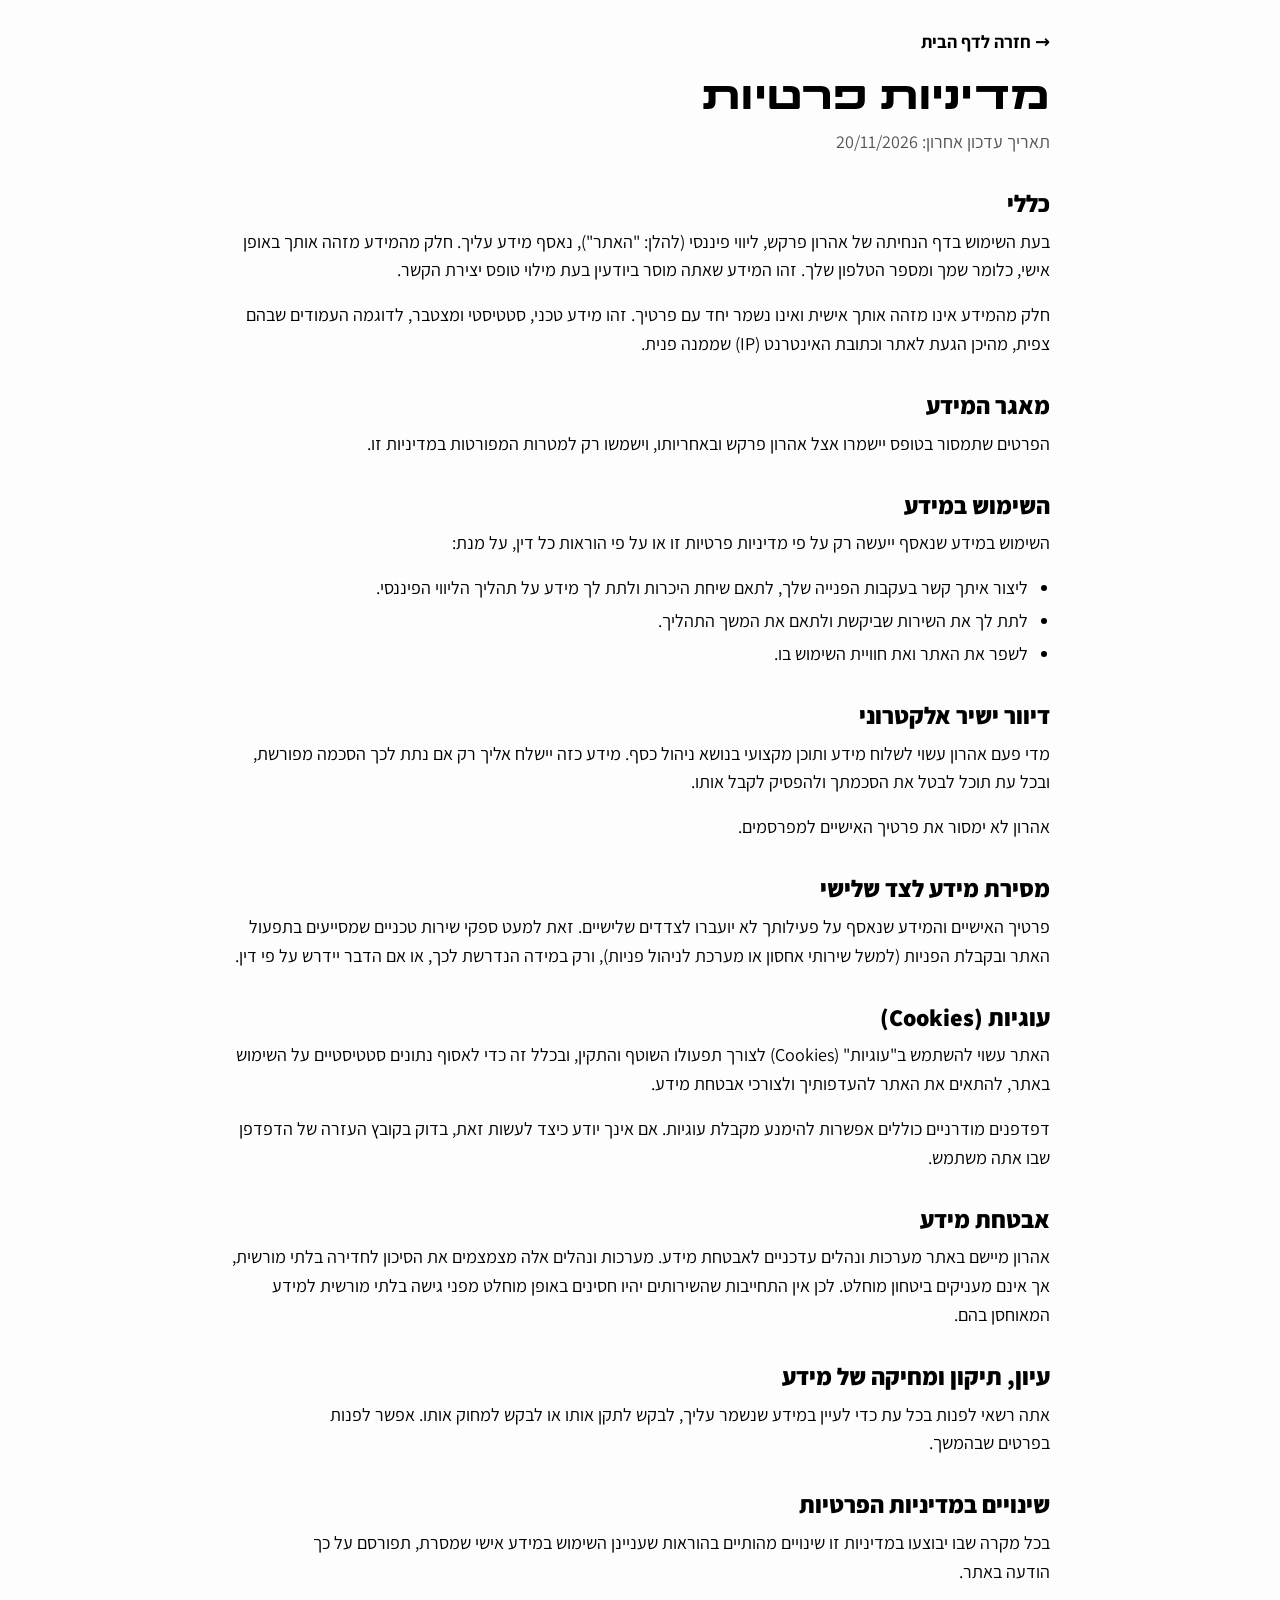
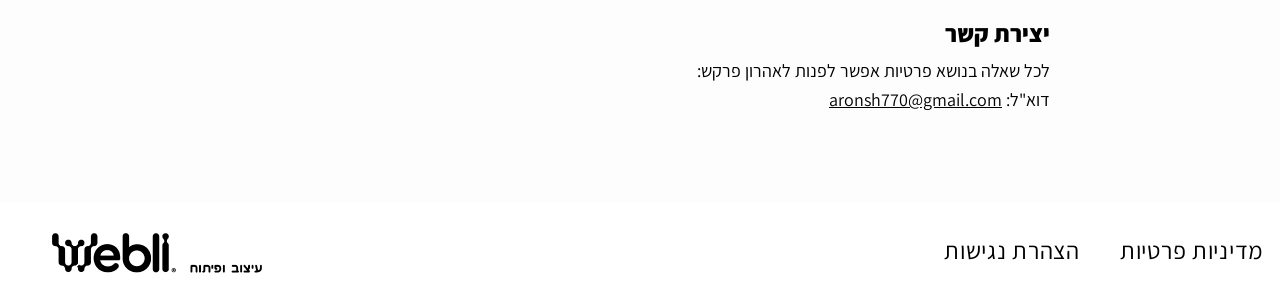
<file: privacy.html>
<!DOCTYPE html>
<html lang="he" dir="rtl">
<head>
<meta charset="utf-8">
<meta name="viewport" content="width=device-width, initial-scale=1">
<title>מדיניות פרטיות | אהרון פרקש</title>
<link rel="preconnect" href="https://fonts.googleapis.com">
<link rel="preconnect" href="https://fonts.gstatic.com" crossorigin>
<link href="https://fonts.googleapis.com/css2?family=Assistant:wght@400;700;800&display=swap" rel="stylesheet">
<link rel="preload" href="fonts/telaviv-brutalist-bold.otf" as="font" type="font/otf" crossorigin>
<link rel="stylesheet" href="styles.css">
</head>
<body class="legal-page">
<header class="legal-top"><a class="legal-back" href="index.html">→ חזרה לדף הבית</a></header>
<main class="legal">
<h1 class="h1">מדיניות פרטיות</h1>
<p class="legal-date">תאריך עדכון אחרון: 20/11/2026</p>

<h2>כללי</h2>
<p>בעת השימוש בדף הנחיתה של אהרון פרקש, ליווי פיננסי (להלן: "האתר"), נאסף מידע עליך. חלק מהמידע מזהה אותך באופן אישי, כלומר שמך ומספר הטלפון שלך. זהו המידע שאתה מוסר ביודעין בעת מילוי טופס יצירת הקשר.</p>
<p>חלק מהמידע אינו מזהה אותך אישית ואינו נשמר יחד עם פרטיך. זהו מידע טכני, סטטיסטי ומצטבר, לדוגמה העמודים שבהם צפית, מהיכן הגעת לאתר וכתובת האינטרנט (IP) שממנה פנית.</p>

<h2>מאגר המידע</h2>
<p>הפרטים שתמסור בטופס יישמרו אצל אהרון פרקש ובאחריותו, וישמשו רק למטרות המפורטות במדיניות זו.</p>

<h2>השימוש במידע</h2>
<p>השימוש במידע שנאסף ייעשה רק על פי מדיניות פרטיות זו או על פי הוראות כל דין, על מנת:</p>
<ul>
  <li>ליצור איתך קשר בעקבות הפנייה שלך, לתאם שיחת היכרות ולתת לך מידע על תהליך הליווי הפיננסי.</li>
  <li>לתת לך את השירות שביקשת ולתאם את המשך התהליך.</li>
  <li>לשפר את האתר ואת חוויית השימוש בו.</li>
</ul>

<h2>דיוור ישיר אלקטרוני</h2>
<p>מדי פעם אהרון עשוי לשלוח מידע ותוכן מקצועי בנושא ניהול כסף. מידע כזה יישלח אליך רק אם נתת לכך הסכמה מפורשת, ובכל עת תוכל לבטל את הסכמתך ולהפסיק לקבל אותו.</p>
<p>אהרון לא ימסור את פרטיך האישיים למפרסמים.</p>

<h2>מסירת מידע לצד שלישי</h2>
<p>פרטיך האישיים והמידע שנאסף על פעילותך לא יועברו לצדדים שלישיים. זאת למעט ספקי שירות טכניים שמסייעים בתפעול האתר ובקבלת הפניות (למשל שירותי אחסון או מערכת לניהול פניות), ורק במידה הנדרשת לכך, או אם הדבר יידרש על פי דין.</p>

<h2>עוגיות (Cookies)</h2>
<p>האתר עשוי להשתמש ב"עוגיות" (Cookies) לצורך תפעולו השוטף והתקין, ובכלל זה כדי לאסוף נתונים סטטיסטיים על השימוש באתר, להתאים את האתר להעדפותיך ולצורכי אבטחת מידע.</p>
<p>דפדפנים מודרניים כוללים אפשרות להימנע מקבלת עוגיות. אם אינך יודע כיצד לעשות זאת, בדוק בקובץ העזרה של הדפדפן שבו אתה משתמש.</p>

<h2>אבטחת מידע</h2>
<p>אהרון מיישם באתר מערכות ונהלים עדכניים לאבטחת מידע. מערכות ונהלים אלה מצמצמים את הסיכון לחדירה בלתי מורשית, אך אינם מעניקים ביטחון מוחלט. לכן אין התחייבות שהשירותים יהיו חסינים באופן מוחלט מפני גישה בלתי מורשית למידע המאוחסן בהם.</p>

<h2>עיון, תיקון ומחיקה של מידע</h2>
<p>אתה רשאי לפנות בכל עת כדי לעיין במידע שנשמר עליך, לבקש לתקן אותו או לבקש למחוק אותו. אפשר לפנות בפרטים שבהמשך.</p>

<h2>שינויים במדיניות הפרטיות</h2>
<p>בכל מקרה שבו יבוצעו במדיניות זו שינויים מהותיים בהוראות שעניינן השימוש במידע אישי שמסרת, תפורסם על כך הודעה באתר.</p>

<h2>יצירת קשר</h2>
<p>לכל שאלה בנושא פרטיות אפשר לפנות לאהרון פרקש:<br>דוא"ל: <a href="mailto:aronsh770@gmail.com">aronsh770@gmail.com</a></p>
</main>
<footer class="footer">
  <nav class="footer__links" aria-label="קישורים משפטיים">
    <a href="privacy.html">מדיניות פרטיות</a>
    <a href="accessibility.html">הצהרת נגישות</a>
  </nav>
  <img class="footer__credit" src="assets/footer-credit.png" alt="Webli עיצוב ופיתוח" width="286" height="83">
</footer>
</body>
</html>
</file>
<file: styles.css>
@font-face{font-family:"Tel Aviv Brutalist";src:url("fonts/telaviv-brutalist-bold.otf") format("opentype");font-weight:700;font-style:normal;font-display:swap}
@font-face{font-family:"Tel Aviv Brutalist";src:url("fonts/telaviv-brutalist-regular.otf") format("opentype");font-weight:400;font-style:normal;font-display:swap}
@font-face{font-family:"Tel Aviv Brutalist";src:url("fonts/telaviv-brutalist-light.otf") format("opentype");font-weight:300;font-style:normal;font-display:swap}
/*
  VOICE   חם, אישי ובטוח: יועץ שמדבר בגובה העיניים.
  IDEA    הרמזור הפיננסי: אדום-כתום-ירוק כמפת דרך, עם תאורה שנדלקת.
  PICTURE אהרון + הרמזור בהירו, תמונות הרמזור בשיטה, הדשבורד.
  COLOUR  לבן #fdfdfd, שחור, ירוק מותג, אדום/כתום/ירוק של הרמזור.
  TYPE    כותרות: Tel Aviv Brutalist (כרגע Secular One כתחליף), טקסט: Assistant.
*/
:root{
  --bg:#fdfdfd; --ink:#000; --white:#fff;
  --green:#14b406; --green-light:#93ec8b; --green-tint:#daffd7;
  --red:#fe2727; --orange:#ffa20b; --green-step:#0fb600; --red-text:#ff0000; --red-word:#d51515;
  --gray:#f0f0f0; --ph:#d9d9d9;
  --display:"Tel Aviv Brutalist","Assistant",sans-serif;
  --body:"Assistant",system-ui,sans-serif;
  --wrap:1268px;
  color-scheme:light;
}
*{box-sizing:border-box;min-width:0}
html{scroll-behavior:smooth;scroll-padding-top:24px;overflow-x:clip}
body{margin:0;background:var(--bg);color:var(--ink);font:400 20px/1.3 var(--body);overflow-x:clip;-webkit-font-smoothing:antialiased}
img{display:block;max-width:100%;height:auto}
a{color:inherit}
p{margin:0 0 .9em;text-wrap:pretty}
h1,h2,h3,.approach__title{text-wrap:balance}
li,.faq__a p,.review p,.step p{text-wrap:balance}
h1,h2,h3{margin:0;font-weight:400}
.wrap{width:min(100% - 32px,var(--wrap));margin-inline:auto}
.center{text-align:center}
.sr-only{position:absolute;width:1px;height:1px;overflow:hidden;clip:rect(0 0 0 0);white-space:nowrap}
.h1,.h2{font-family:var(--display);font-weight:700;font-size:clamp(28px,3.2vw,40px);line-height:1.05;letter-spacing:1.2px;text-wrap:balance}
.red{color:var(--red-word)}
.grad-green{background:linear-gradient(90deg,#118c06,#52fa42 50%,#0fb200);-webkit-background-clip:text;background-clip:text;color:transparent}
:focus-visible{outline:3px solid var(--green);outline-offset:3px;border-radius:8px}

/* ---------- CTA ---------- */
.cta{--h:62px;display:inline-flex;align-items:center;justify-content:space-between;gap:3px;height:var(--h);min-width:279px;max-width:100%;
  padding-inline:27px 9px;border-radius:999px;text-decoration:none;font:700 22px/1 var(--body);color:var(--ink);border:0;cursor:pointer;
  background:linear-gradient(270deg,rgba(0,0,0,.2),rgba(153,153,153,.2));backdrop-filter:blur(12px);-webkit-backdrop-filter:blur(12px);
  box-shadow:inset 0 1px 1px rgba(255,255,255,.7),inset 0 -1px 2px rgba(0,0,0,.08),0 8px 24px rgba(0,0,0,.06);
  transition:transform .25s ease,box-shadow .25s ease}
.cta:hover{transform:translateY(-2px);box-shadow:inset 0 1px 1px rgba(255,255,255,.7),0 12px 28px rgba(20,180,6,.18)}
.cta__text{flex:1;text-align:center;white-space:nowrap}
.cta__icon{flex:none;display:grid;place-items:center;width:51px;height:48px;border-radius:50%;
  background:radial-gradient(circle at 42% 38%,#e9ffe6 0,#9cf792 38%,#3fd82f 100%);box-shadow:0 0 14px rgba(63,216,47,.45)}
.cta__icon svg{width:46%;fill:none;stroke:#000;stroke-width:1.8;stroke-linecap:round;stroke-linejoin:round}
.cta--lg{--h:81px;width:366px;font-size:clamp(22px,2vw,28.9px);padding-inline:34px 12px;background:linear-gradient(270deg,rgba(82,82,82,.28),rgba(170,168,168,.28))}
.cta--lg .cta__icon{width:67px;height:64px}
.cta--phone{--h:67px;width:366px;font-size:28.9px;color:var(--white);padding-inline:38px 15px;background:rgba(255,255,255,.28);box-shadow:inset 0 1px 1px rgba(255,255,255,.35)}
.cta--phone .cta__icon{width:60px;height:53px}
.cta--phone .cta__icon svg{fill:#1b1b1b;stroke:none;width:44%;transform:rotate(-12deg)}
.cta--form{--h:43px;width:353px;min-width:0;font-size:20px;color:var(--white);padding-inline:8px 11px;background:linear-gradient(270deg,#14b406,#3fd82f);box-shadow:0 8px 22px rgba(20,180,6,.3),inset 0 1px 1px rgba(255,255,255,.45)}
.cta--form:hover{box-shadow:0 10px 26px rgba(20,180,6,.42),inset 0 1px 1px rgba(255,255,255,.45)}

.cta--form .cta__icon{width:40px;height:25px;border-radius:13px;background:#fff;box-shadow:none}
.cta--form .cta__icon svg{width:60%;stroke-width:2}

/* ---------- HERO ---------- */
.hero{position:relative;overflow:hidden;padding-bottom:24px}
.hero__grid{position:relative;z-index:1;display:grid;grid-template-columns:minmax(0,1fr) minmax(0,600px);align-items:end;max-width:1440px;margin-inline:auto}
.hero__text{padding:160px 86px 0 24px;align-self:start;display:flex;flex-direction:column;align-items:flex-start}
.eyebrow{font-size:24px;margin:0 0 16px}
.h1{max-width:834px;margin-bottom:18px}
.hero__lead{font-size:24px;max-width:676px;margin-bottom:28px}
.hero__visual{position:relative;height:733px}
.hero__photo{position:absolute;inset-inline-end:8px;bottom:0;width:592px;max-width:100%;z-index:2}
.traffic{position:absolute;inset-inline-end:-55px;top:-7px;width:338px;z-index:1}
.traffic::before{content:"";position:absolute;inset:-12% -40% -10% -30%;background:radial-gradient(closest-side,rgba(147,236,139,.45),transparent);z-index:-1}
.traffic img{width:100%}
.traffic__lamp{position:absolute;inset:0;opacity:0}
.traffic__base{filter:grayscale(.85) brightness(.42)}
.traffic__lamp--r{clip-path:inset(0 0 69% 0)}
.traffic__lamp--o{clip-path:inset(31.2% 0 41.9% 0)}
.traffic__lamp--g{clip-path:inset(58.3% 0 0 0)}
.traffic.is-on .traffic__lamp{animation:lamp .7s ease forwards}
.traffic.is-on .traffic__lamp--o{animation-delay:.9s}
.traffic.is-on .traffic__lamp--g{animation-delay:1.8s}
@keyframes lamp{0%{opacity:0;filter:brightness(1.8)}60%{opacity:1;filter:brightness(1.35)}100%{opacity:1;filter:none}}
.benefits{position:relative;z-index:3;list-style:none;margin:-50px auto 0;padding:14px 40px;width:min(100% - 32px,1299px);min-height:86px;
  display:flex;justify-content:space-around;align-items:center;gap:24px;flex-wrap:wrap;border-radius:18px;background:rgba(219,219,219,.87);backdrop-filter:blur(8px);-webkit-backdrop-filter:blur(8px)}
.benefits li{display:flex;align-items:center;gap:8px;font-weight:700;font-size:22px}
.benefits img{width:46px;height:auto}

.dots{position:absolute;inset:0;width:100%;height:100%;pointer-events:none;z-index:0}

/* ---------- REVIEWS ---------- */
.reviews{padding:64px 0 54px;position:relative;overflow-x:clip}
.reviews::before{content:"";position:absolute;inset:-120px auto auto -10%;width:46%;height:120%;background:radial-gradient(#cfd4cf 1.3px,transparent 1.7px) 0 0/18px 18px;mask:radial-gradient(closest-side,#000,transparent);-webkit-mask:radial-gradient(closest-side,#000,transparent);opacity:.35;pointer-events:none}
.reviews .h2{max-width:700px;margin:0 auto 48px}
.marquee{overflow:hidden;direction:ltr;mask:linear-gradient(90deg,transparent,#000 6%,#000 94%,transparent);-webkit-mask:linear-gradient(90deg,transparent,#000 6%,#000 94%,transparent);padding-block:40px 56px;margin-block:-22px -30px}
.marquee__track{display:flex;gap:25px;width:max-content;animation:marquee 46s linear infinite;align-items:stretch}
.marquee--rev .marquee__track{animation-direction:reverse;animation-duration:46s}
.marquee:hover .marquee__track{animation-play-state:paused}
@keyframes marquee{to{transform:translateX(-50%)}}
.review{direction:rtl;width:300px;min-height:208px;flex:none;padding:22px 24px 18px 18px;border-radius:12px;background:rgba(217,217,217,.2);backdrop-filter:blur(10px);-webkit-backdrop-filter:blur(10px);box-shadow:inset 0 1px 1px rgba(255,255,255,.8),0 2px 10px rgba(0,0,0,.03);transition:transform .45s cubic-bezier(.2,.8,.2,1),box-shadow .45s ease}
.review header{display:flex;align-items:center;gap:11px;margin-bottom:10px}
.review h3{font-size:24px;line-height:1}
.review header img{width:37px;height:37px;border-radius:50%;order:-1}
.review p{margin:0;font-size:18px;line-height:1.3}
/* only the hovered card lifts; soft shadow stays inside the marquee padding */
.review:hover{transform:translateY(-4px) scale(1.06);box-shadow:inset 0 1px 1px rgba(255,255,255,.8),0 16px 32px -14px rgba(0,0,0,.16);background:rgba(240,240,240,.55)}

/* ---------- STUCK ---------- */
.stuck{padding:60px 0 40px;position:relative}
.stuck__grid{display:grid;grid-template-columns:minmax(0,1fr) minmax(0,732px);gap:0;align-items:center;width:100%;max-width:1440px;padding-inline:clamp(16px,7.2vw,104px) 6px}
.stuck__text .h2{text-align:right;margin-bottom:22px}
.stuck__text{padding-inline-start:0;padding-inline-end:16px;max-width:600px}
.stuck__text p{font-size:20px}

.stuck__dash{position:relative;width:100%}
.dash{position:relative;aspect-ratio:732/494}
.stuck{overflow:hidden}
.stuck::before{content:"";position:absolute;left:-180px;top:-60px;width:640px;height:700px;border-radius:50%;background:radial-gradient(closest-side,rgba(255,95,95,.30),rgba(255,140,140,.14) 55%,transparent);pointer-events:none}
.stuck__grid{position:relative}
.orbit{position:absolute;width:4.6%;translate:-50% -50%;z-index:0;filter:drop-shadow(0 2px 4px rgba(0,0,0,.08))}
.dash__rings{position:absolute;inset:0;width:100%;height:100%;overflow:visible;fill:none;stroke-width:1.6}
.dp{position:absolute}
.dp:not(.dp--card) img{filter:drop-shadow(0 8px 18px rgba(200,60,60,.10))}.dp img{width:100%;display:block}
.dp--card{inset:0;z-index:0}
.dp--card img{position:absolute;left:0;top:0;width:100%;height:auto;transform-origin:0 0}
.dp--expenses{left:16.02%;top:15.56%;width:32.76%;z-index:1}
.dp--charges{left:65.74%;top:23.17%;width:24.46%;z-index:1}
.dp--budget{left:10.47%;top:65.51%;width:24.54%;z-index:1}
.dp--payment{left:62.23%;top:68.11%;width:19.32%;z-index:1}
.dash-bars i{position:absolute;left:calc((var(--x) - 100) / 710 * 100%);width:calc(21 / 710 * 100%);bottom:21.51%;height:calc((263 - var(--t)) / 265 * 100%);border-radius:2px 2px 0 0;background:linear-gradient(var(--a),var(--b));transform-origin:bottom;animation:bar var(--d) ease-in-out 6 alternate paused}
.dash-bars i:nth-child(2n){animation-direction:alternate-reverse}
.dash.is-run .dash-bars i,.dash.is-run .dash-budget span{animation-play-state:running}
.dash-budget{position:absolute;left:9.69%;top:46.67%;width:80.94%;height:9.41%;border-radius:99px;background:#eddbcf;overflow:hidden;direction:ltr}
.dash-budget span{display:block;height:100%;width:59%;border-radius:99px;background:linear-gradient(90deg,#ffd23a,#fec606);animation:budget 5.5s ease-in-out 6 alternate paused}
@keyframes bar{0%{transform:scaleY(1)}50%{transform:scaleY(.62)}100%{transform:scaleY(1.12)}}
@keyframes budget{0%{width:59%}45%{width:34%}100%{width:78%}}

/* ---------- APPROACH ---------- */
.approach{position:relative;overflow:hidden;background:var(--green-tint);padding:96px 16px 84px;display:grid;place-items:center}
.approach__quote{position:absolute;left:50%;top:50%;width:min(500px,68vw);transform:translate(-50%,-50%) rotate(180deg);fill:#fff;pointer-events:none;z-index:0}
.approach__box{position:relative;z-index:1;width:min(100%,866px);border-radius:46px;padding:26px clamp(18px,4vw,56px) 22px;text-align:center;
  background:radial-gradient(60% 70% at 46% 50%,rgba(236,236,236,.8),rgba(255,255,255,.8));backdrop-filter:blur(2px);-webkit-backdrop-filter:blur(2px)}
.approach__lead{font-size:20px;letter-spacing:.6px;margin-bottom:10px}
.approach__title{font:800 clamp(26px,3.2vw,40px)/1.2 var(--body);text-wrap:balance;margin-bottom:12px}
.approach__end{font-size:20px;letter-spacing:.6px;margin:0}
.marker{position:relative;white-space:nowrap;z-index:0;padding-inline:6px}
.marker::before{content:"";position:absolute;inset:-4px 0;z-index:-1;border-radius:16px;background:linear-gradient(270deg,#15cf05,#63ff55);box-shadow:0 0 20px rgba(255,255,255,.27);
  transform-origin:right;transform:scaleX(0);transition:transform .8s cubic-bezier(.65,0,.35,1) .15s}
.marker.is-on::before{transform:scaleX(1)}

/* ---------- PROOF ---------- */
.proof{padding:76px 0 60px}
.proof .h2{margin-bottom:40px}
.shot{width:328px;height:236px;flex:none;border-radius:22px;background:var(--ph)}

/* ---------- STORY ---------- */
.story{padding-top:32px}
.story__grid{display:grid;grid-template-columns:minmax(0,1fr) minmax(0,597px);background:#fff;max-width:1440px;margin-inline:auto;align-items:stretch}
.story__text{padding:64px 74px 40px 40px}
.story__text .h2{max-width:594px;margin-bottom:22px}
.story__text p{font-size:20px;letter-spacing:.6px;line-height:1.15;max-width:690px}
.story__turn{color:var(--red-text);font-weight:800}
.story__photo{width:100%;height:100%;object-fit:cover;-webkit-mask:linear-gradient(270deg,transparent 0,#000 80px);mask:linear-gradient(270deg,transparent 0,#000 80px)}

/* ---------- WINS ---------- */
.wins{position:relative;padding:150px 16px 110px;overflow:hidden}
.wins__bg{position:absolute;inset:auto 0 0;width:100%;height:85%;object-fit:cover;object-position:bottom;opacity:.62;pointer-events:none}
.wins__card{position:relative;max-width:903px;margin-inline:auto;min-height:269px;border-radius:52px;background:rgba(255,255,255,.2);
  backdrop-filter:blur(14px);-webkit-backdrop-filter:blur(14px);box-shadow:inset 0 1px 1px rgba(255,255,255,.9),0 10px 40px rgba(0,0,0,.06);
  display:grid;grid-template-columns:343px minmax(0,1fr);align-items:end}
.wins__photo{width:343px;margin-top:-246px;margin-inline-start:-22px;align-self:end;border-end-start-radius:52px}
.wins__body{padding:30px 40px 34px;text-align:center}
.wins__title{font-family:var(--display);font-weight:700;font-size:clamp(28px,3.2vw,40.6px);line-height:1.05;letter-spacing:1.2px;max-width:500px;margin:0 auto 18px;text-wrap:balance}
.wins__body p{font-size:20px;letter-spacing:.6px;max-width:348px;margin:0 auto 6px;text-align:right;line-height:1.15}
.wins__strong{font-weight:800;font-size:24px!important}
.w{color:#c2c2c2;transition:color .45s ease;transition-delay:calc(var(--i) * 110ms)}
.wins__body.is-on .w{color:#000}

/* ---------- METHOD ---------- */
.method{position:relative;padding:40px 0 70px;overflow:hidden}
.method::before,.method::after{content:"";position:absolute;width:560px;height:1000px;background:radial-gradient(#c7c7c7 1.4px,transparent 1.8px) 0 0/18px 18px;opacity:.35;pointer-events:none;
  mask:radial-gradient(closest-side,#000,transparent);-webkit-mask:radial-gradient(closest-side,#000,transparent)}
.method::before{inset-inline-end:-120px;top:40px}.method::after{inset-inline-start:-120px;bottom:0}
.method__intro{text-align:center;max-width:948px}
.method__intro p,.method__intro h2{font:400 clamp(22px,2.4vw,30px)/1.15 var(--body);letter-spacing:.9px}
.method__intro h2{margin-top:20px}
.steps{list-style:none;padding:0;margin-top:56px;max-width:1080px;position:relative}
.step{display:flex;align-items:center;gap:40px;justify-content:center}
.step--alt{flex-direction:row-reverse}
.step__text{max-width:534px}
.step h3{font-family:var(--display);font-weight:700;font-size:clamp(28px,3.2vw,40px);line-height:1.05;letter-spacing:1.2px;margin-bottom:12px}
.step p{font-size:24px;letter-spacing:.72px;line-height:1.1;margin:0}
.step--orange .step__text{text-align:left}
.step--red h3{color:var(--red)}.step--orange h3{color:var(--orange)}.step--green h3{color:var(--green-step)}
.method>*:not(.dots){position:relative;z-index:1}
.light{--lens:clamp(96px,10.5vw,150px);position:relative;flex:none;width:calc(var(--lens) * var(--ratio))}
.light img{display:block}
.light__off{width:100%;filter:drop-shadow(0 18px 26px rgba(0,0,0,.14))}
.light__glow,.light__icon{position:absolute;max-width:none}
.light__glow{width:var(--gw);left:var(--gl);top:var(--gt);mix-blend-mode:screen;opacity:0}
.light.is-lit .light__glow{opacity:1}
.light--red{--ratio:1.639;--gw:90.84%;--gl:4.55%;--gt:12.77%}
.light--green{--ratio:1.670;--gw:82.94%;--gl:7.78%;--gt:14.51%}
.light--orange{--ratio:1.683;--gw:73.28%;--gl:13.93%;--gt:19.14%}
.light--red .light__icon--a{width:35.08%;left:32.52%;top:39.47%}
.light--green .light__icon--a{width:34.44%;left:32.35%;top:38.04%}
.light--orange .light__icon--a{width:44.57%;left:28.21%;top:34.06%}
.light--orange .light__icon--b{width:18.42%;left:41.29%;top:53.43%}
.light__icon{filter:brightness(.38) saturate(.5)}
.light.is-lit .light__icon{opacity:0}
.light.blink .light__glow{animation:tl 2.7s linear forwards}
.light.blink .light__icon{animation:tli 2.7s linear forwards}
@keyframes tl{0%,10%{opacity:0}14%,27%{opacity:1}31%,44%{opacity:0}48%,61%{opacity:1}65%,78%{opacity:0}82%,100%{opacity:1}}
@keyframes tli{0%,10%{opacity:1}14%,27%{opacity:0}31%,44%{opacity:1}48%,61%{opacity:0}65%,78%{opacity:1}82%,100%{opacity:0}}
.steps .path{position:absolute;inset:0;width:100%;height:100%;overflow:visible;pointer-events:none;z-index:0}
.step{position:relative;z-index:1}
.steps .step + .step{margin-top:110px}
.method__end{text-align:center;margin-top:60px}
.method__end p{font-size:clamp(24px,2.6vw,36px);line-height:1.1;letter-spacing:1px;max-width:952px;margin:0 auto 36px;text-wrap:balance}

/* ---------- EVERYONE ---------- */
.everyone{padding:70px 0 52px}
.everyone .h2{margin-bottom:56px}
.boxes{display:grid;grid-template-columns:repeat(3,minmax(0,430px));gap:47px;justify-content:center}
.box{aspect-ratio:430/512;border-radius:26px;background:var(--ph)}

/* ---------- FIT ---------- */
.fit{position:relative;background:#fff;padding:95px 0 90px;overflow:hidden}
.fit__dots{position:absolute;inset-block:0;inset-inline-start:0;width:min(520px,40%);background:radial-gradient(#bdbdbd 1.4px,transparent 1.8px) 0 0/18px 18px;opacity:.5;mask:radial-gradient(closest-side,#000,transparent);-webkit-mask:radial-gradient(closest-side,#000,transparent)}
.fit .h2{max-width:983px;margin:0 auto 46px;position:relative}
.fit__cards{position:relative;display:flex;justify-content:center;gap:130px;align-items:stretch}
.fit-card{width:430px;min-height:440px;border-radius:59px;background:#fefefe;padding:47px 38px 40px}
.fit-card--yes{box-shadow:0 0 66px -3px rgba(55,255,0,.25)}
.fit-card--no{box-shadow:0 0 66px -3px rgba(193,0,0,.25)}
.fit-card h3{font-family:var(--display);font-weight:700;font-size:30px;letter-spacing:.9px;text-align:center;margin-bottom:30px}
.fit-card ul{list-style:none;margin:0;padding:0;display:grid;gap:20px}
.fit-card li{display:flex;gap:18px;align-items:flex-start;font-size:24px;line-height:1.05}
.fit-card li img{width:36px;flex:none}

/* ---------- FAQ ---------- */
.faq{position:relative;overflow:hidden;color:#000;padding:56px 0 48px;
  background:linear-gradient(rgba(0,0,0,.31),rgba(0,0,0,.31)),radial-gradient(42% 60% at 50% 50%,#e9e9e9 0,#afafaf 25%,#757575 50%,#3a3a3a 75%,#0f0f0f 94%,#000 100%)}
.faq__grid{position:relative;z-index:1;display:grid;grid-template-columns:minmax(0,1fr) minmax(0,646px);gap:60px;align-items:center;max-width:1094px}
.faq__side{display:flex;flex-direction:column;align-items:center;gap:40px;text-align:center}
.faq__side .h2{color:#fff}
.faq__list{display:grid;gap:9px}
.faq details{background:#fff;border-radius:16px;padding:7.5px 15px 7.5px 16px}
.faq summary{list-style:none;display:flex;align-items:center;gap:15px;min-height:47px;cursor:pointer}
.faq summary::-webkit-details-marker{display:none}
.faq summary::before{content:"";flex:none;width:47px;height:47px;background:url(assets/ic-chevron.png) center/contain no-repeat;transition:transform .45s cubic-bezier(.4,0,.2,1)}
.faq details[open] summary::before{transform:rotate(180deg)}
.faq h3{font-size:24px;letter-spacing:.72px;line-height:1.05}
.faq__a{overflow:hidden}
.faq__a p{font-size:20px;line-height:1.25;margin:10px 62px 14px 0}

/* ---------- CONTACT ---------- */
.contact{padding:70px 16px 70px}
.contact__card{max-width:1298px;margin-inline:auto;border-radius:245px;background:var(--gray);padding:62px clamp(20px,9vw,131px) 56px;text-align:center}
.contact__lead{font-size:24px;letter-spacing:.72px;line-height:1.05;max-width:926px;margin:0 auto 20px}
.contact .h2{margin-bottom:26px}
.form__grid{display:grid;grid-template-columns:repeat(2,minmax(0,312px)) minmax(0,353px);grid-template-areas:"name phone btn" "check . .";column-gap:29px;row-gap:12px;justify-content:center;align-items:center}
.field--name{grid-area:name}.field--phone{grid-area:phone}.form__grid .cta--form{grid-area:btn}.form__grid .check{grid-area:check;justify-self:start;margin:0;padding-inline-start:14px}
.field{width:312px;max-width:100%}
.field input{direction:rtl;width:100%;height:43px;border-radius:57px;border:0;background:rgba(171,171,171,.2);padding:0 16px;font:16px var(--body);color:#000;text-align:right}
.field input::placeholder{color:#000;font-size:14px;letter-spacing:.42px}
.field input:focus{outline:2px solid var(--green);background:#fff}
.field input[aria-invalid=true]{outline:2px solid #e8423a}
.check{display:inline-flex;align-items:center;gap:8px;margin-top:14px;font-size:16px;letter-spacing:.48px;cursor:pointer;position:relative}
.check input{position:absolute;opacity:0;width:1px;height:1px}
.check__box{width:16px;height:16px;background:var(--ph);border-radius:3px;display:grid;place-items:center}
.check input:checked + .check__box{background:var(--green)}
.check input:checked + .check__box::after{content:"";width:8px;height:4px;border:2px solid #fff;border-top:0;border-right:0;transform:rotate(-45deg) translateY(-1px)}
.check input:focus-visible + .check__box{outline:2px solid var(--green);outline-offset:2px}
.check a{text-decoration:underline}
.form__msg{min-height:1.2em;margin:12px 0 0;font-size:18px;font-weight:700}
.form__msg.ok{color:#0c8a02}.form__msg.err{color:#c4001a}

/* ---------- FOOTER ---------- */
.footer{background:#fff;display:flex;justify-content:space-between;align-items:center;gap:20px;padding:6px max(16px,calc((100% - 1294px)/2));min-height:84px;flex-wrap:wrap}
.footer__links{display:flex;gap:40px}
.footer__links a{font-size:24px;letter-spacing:.72px;text-decoration:none}
.footer__links a:hover{text-decoration:underline}
.footer__credit{width:286px}

/* ---------- RESPONSIVE ---------- */
@media (max-width:1180px){
  .hero__grid{align-items:stretch;grid-template-columns:minmax(0,1.1fr) minmax(0,1fr)}
  .hero__text{padding:110px 40px 90px 16px}
  .hero__visual{height:auto;min-height:600px}
  .hero__photo{width:480px}
  .benefits{padding:14px 20px;gap:10px 16px;justify-content:space-evenly}
  .benefits li{font-size:18px}
  .benefits img{width:38px}
  .traffic{width:270px}
  .fit__cards{gap:40px}
  .story__text{padding:48px 40px 32px 24px}
}
@media (max-width:900px){
  body{font-size:16px}
  .stuck__text p,.story__text p,.wins__body p,.contact__lead,.review p,.approach__lead,.approach__end{font-size:16px}
  .method__intro p,.method__intro h2{font-size:20px}
  .method__end p{font-size:22px}
  .approach__title{font-size:24px}
  .fit-card h3{font-size:23px!important}
  .h1,.h2,.wins__title{font-size:27px;letter-spacing:.8px}
  .step h3{font-size:25px}
  .step p,.fit-card li{font-size:18px}
  .faq h3{font-size:18px!important}
  .review h3{font-size:22px}
  .hero__grid{grid-template-columns:1fr}
  .hero__text{padding:56px 20px 0;align-items:center;text-align:center}
  .eyebrow{font-size:min(18px,calc((100vw - 40px) / 25.6));white-space:nowrap}
  .hero__lead{font-size:17px;margin-bottom:18px}
  .eyebrow{margin-bottom:6px}
  .hero .h1{margin-bottom:10px}
  .hero__visual{height:420px;margin-top:24px}
  .hero__photo{width:340px;inset-inline-end:auto;inset-inline-start:50%;translate:50% 0}
  .traffic{width:190px;inset-inline-end:0;top:-14px}
  .benefits{flex-direction:column;align-items:flex-start;padding:18px 22px;gap:12px;margin-top:-30px;width:min(100% - 32px,420px)}
  .benefits li{font-size:18px}
  .benefits img{width:38px}
  .reviews{padding:48px 0 8px}
  .stuck{padding-top:16px}
  .reviews .h2{margin-bottom:24px;padding-inline:16px}
  .stuck__grid{grid-template-columns:1fr;padding-inline:16px}
  .stuck__text{padding-inline:4px}
  .stuck__text p{font-size:18px}
  .approach{padding:56px 16px}
  .approach__box{border-radius:30px}
  .approach__lead,.approach__end{font-size:17px}
  .proof{padding:56px 0 40px}
  .proof .h2{padding-inline:16px;margin-bottom:22px}
  .shot{width:240px;height:172px}
  .story__grid{grid-template-columns:1fr}
  .story__photo{order:2;height:auto;aspect-ratio:596/587;-webkit-mask:linear-gradient(180deg,transparent 0,#000 70px);mask:linear-gradient(180deg,transparent 0,#000 70px)}
  .story__text{padding:8px 20px 32px}
  .story__text p{font-size:18px}
  .wins{padding:56px 16px;display:grid;align-items:center}
  .wins__bg{inset:0;height:100%;width:100%;object-fit:cover;object-position:22% 50%;opacity:.9;-webkit-mask:linear-gradient(transparent,#000 12%,#000 88%,transparent);mask:linear-gradient(transparent,#000 12%,#000 88%,transparent)}
  .wins__card{background:rgba(255,255,255,.72)}
  .wins__card{grid-template-columns:1fr;border-radius:36px;justify-items:center}
  .wins__photo{width:220px;margin:-28px 0 0;order:2;border-radius:0 0 36px 36px}
  .wins__body{padding:26px 20px 6px}
  .wins__body p{text-align:center;font-size:18px}
  .method__intro{padding-inline:4px}
  .steps{margin-top:36px}
  .step,.step--alt{flex-direction:column;gap:12px}
  .light{--lens:100px}
  .step,.step--alt{align-items:flex-start;text-align:right}
  .step--orange{align-items:flex-end}
  .step--orange .step__text{text-align:left}
  .step__text{max-width:100%}
  .stuck__visual{width:112%;margin-inline:-6%}
  .stuck::before{left:-260px;top:auto;bottom:-120px}
  .steps .step + .step{margin-top:90px}

  .method__end{margin-top:40px}
  .everyone{padding:56px 0 40px}
  .everyone .h2{margin-bottom:28px;padding-inline:16px}
  .boxes{grid-template-columns:repeat(3,minmax(0,1fr));gap:12px}
  .box{border-radius:16px}
  .fit{padding:56px 0}
  .fit .h2{padding-inline:16px;margin-bottom:28px}
  .fit__cards{flex-direction:column;align-items:center;gap:28px}
  .fit-card{width:100%;max-width:430px;min-height:0;border-radius:36px;padding:32px 24px}
  .fit-card h3{font-size:26px;margin-bottom:20px}
  .fit-card li{line-height:1.15}
  .fit-card li img{width:30px}
  .faq{padding:48px 0}
  .faq__grid{grid-template-columns:1fr;gap:28px}
  .faq__side{gap:22px}
  .faq__side .h2 br{display:none}

  .faq summary::before{width:38px;height:38px}
  .faq__a p{font-size:17px;margin:8px 0 12px}
  .contact{padding:40px 12px}
  .contact__card{border-radius:40px;padding:36px 18px 30px}
  .contact__lead{font-size:18px;line-height:1.2}
  .form__grid{grid-template-columns:minmax(0,360px);grid-template-areas:"name" "phone" "check" "btn"}
  .field,.cta--form{width:100%;max-width:360px}
  .cta--form{order:3}
  .footer{justify-content:center;flex-direction:column;padding:18px 16px}
  .footer__links a{font-size:18px}
  .footer__credit{width:200px}
}
@media (max-width:900px){
  .method__intro h2 br{display:none}
  .approach{padding:56px 16px}
  .approach__quote{display:none}
  .approach__title{line-height:1.4}
  .marker::before{inset:1px -2px}
  .approach__lead,.approach__end{text-wrap:balance}
  /* mobile: headings and running text centred */
  .stuck__text,.stuck__text .h2,.story__text,.story__text .h2,.wins__body p,.method__intro,.method__end,.step__text,.step--orange .step__text,.contact__lead{text-align:center!important}
  .story__text p,.stuck__text p{margin-inline:auto}
  .step,.step--alt,.step--orange{align-items:center!important}
  .hero .cta,.method__end .cta{--h:52px;min-width:0;font-size:18px;padding-inline:14px 6px;gap:8px}
  .hero .cta .cta__icon,.method__end .cta .cta__icon{width:40px;height:40px}
  .method__end .cta{width:290px;max-width:100%}
  .faq__side{display:contents}
  .faq__side .h2{order:0;text-align:center}
  .faq__list{order:1}
  .faq .cta--phone{order:2;justify-self:center;--h:52px;width:290px;max-width:100%;min-width:0;font-size:18px;padding-inline:14px 6px;gap:8px}
  .faq .cta--phone .cta__icon{width:40px;height:40px}
  .benefits li{white-space:nowrap;font-size:min(18px,4.4vw)}
  .benefits img{width:36px;height:36px;object-fit:contain;flex:none}
}
@media (max-width:420px){
  .cta,.cta--lg,.cta--phone{width:100%;max-width:330px}
  .cta--lg{--h:68px}.cta--lg .cta__icon{width:54px;height:52px}
  .cta--phone{--h:60px;font-size:24px}
  .hero__visual{height:360px}
  .hero__photo{width:290px}
  .traffic{width:175px}
}
@media (prefers-reduced-motion:reduce){
  *,*::before,*::after{animation:none!important;transition:none!important}
  .traffic__lamp{opacity:1}
  .marker::before{transform:none}
  .w{color:#000}
  .marquee__track{animation:none}
  .marquee{overflow-x:auto}
}


/* ---------- LEGAL PAGES ---------- */
.legal-top{max-width:860px;margin:0 auto;padding:28px 20px 0}
.legal-back{font-weight:700;text-decoration:none;font-size:18px}
.legal-back:hover{text-decoration:underline}
.legal{max-width:860px;margin:0 auto;padding:24px 20px 72px}
.legal .h1{margin-bottom:8px}
.legal-date{color:#555;font-size:16px;margin-bottom:28px}
.legal h2{font:800 24px/1.2 var(--body);margin:32px 0 10px}
.legal p,.legal li{font-size:18px;line-height:1.6}
.legal ul{padding-inline-start:22px;margin:0 0 1em}
.legal li{margin-bottom:4px}
.todo{background:#fff3b0;padding:0 4px;border-radius:4px}

/* ---------- WHATSAPP FLOAT ---------- */
.wa-float{position:fixed;right:max(16px,env(safe-area-inset-right));bottom:max(35px,env(safe-area-inset-bottom));z-index:50;display:flex;align-items:center;gap:0;height:64px;padding:6px;border-radius:999px;text-decoration:none;color:#000;font:700 18px/1 var(--body);
  background:linear-gradient(270deg,rgba(0,0,0,.12),rgba(153,153,153,.16));backdrop-filter:blur(14px);-webkit-backdrop-filter:blur(14px);
  box-shadow:inset 0 1px 1px rgba(255,255,255,.75),0 10px 28px rgba(20,180,6,.22);transition:box-shadow .3s ease,transform .3s ease}
.wa-float__icon{flex:none;display:grid;place-items:center;width:52px;height:52px;border-radius:50%;background:radial-gradient(circle at 42% 38%,#e9ffe6 0,#9cf792 38%,#3fd82f 100%);box-shadow:0 0 16px rgba(63,216,47,.5)}
.wa-float__icon svg{width:28px;height:28px;fill:#0a3d06}
.wa-float__text{max-width:0;overflow:hidden;white-space:nowrap;opacity:0;transition:max-width .45s cubic-bezier(.4,0,.2,1),opacity .3s ease,padding .45s;padding-inline:0}
.wa-float:hover,.wa-float:focus-visible{transform:translateY(-2px);box-shadow:inset 0 1px 1px rgba(255,255,255,.75),0 14px 32px rgba(20,180,6,.32)}
.wa-float:hover .wa-float__text,.wa-float:focus-visible .wa-float__text{max-width:200px;opacity:1;padding-inline:14px 10px}
.wa-float::after{content:"";position:absolute;inset-inline-end:6px;top:6px;width:52px;height:52px;border-radius:50%;box-shadow:0 0 0 0 rgba(63,216,47,.45);animation:wa-pulse 2.8s ease-out infinite;pointer-events:none}
@keyframes wa-pulse{0%{box-shadow:0 0 0 0 rgba(63,216,47,.45)}70%,100%{box-shadow:0 0 0 16px rgba(63,216,47,0)}}
@media (max-width:900px){.wa-float{height:56px;padding:5px;bottom:31px;right:14px}.wa-float__icon{width:46px;height:46px}.wa-float__icon svg{width:25px;height:25px}.wa-float::after{width:46px;height:46px;top:5px;inset-inline-end:5px}}
@media (prefers-reduced-motion:reduce){.wa-float::after{animation:none}}
</file>
